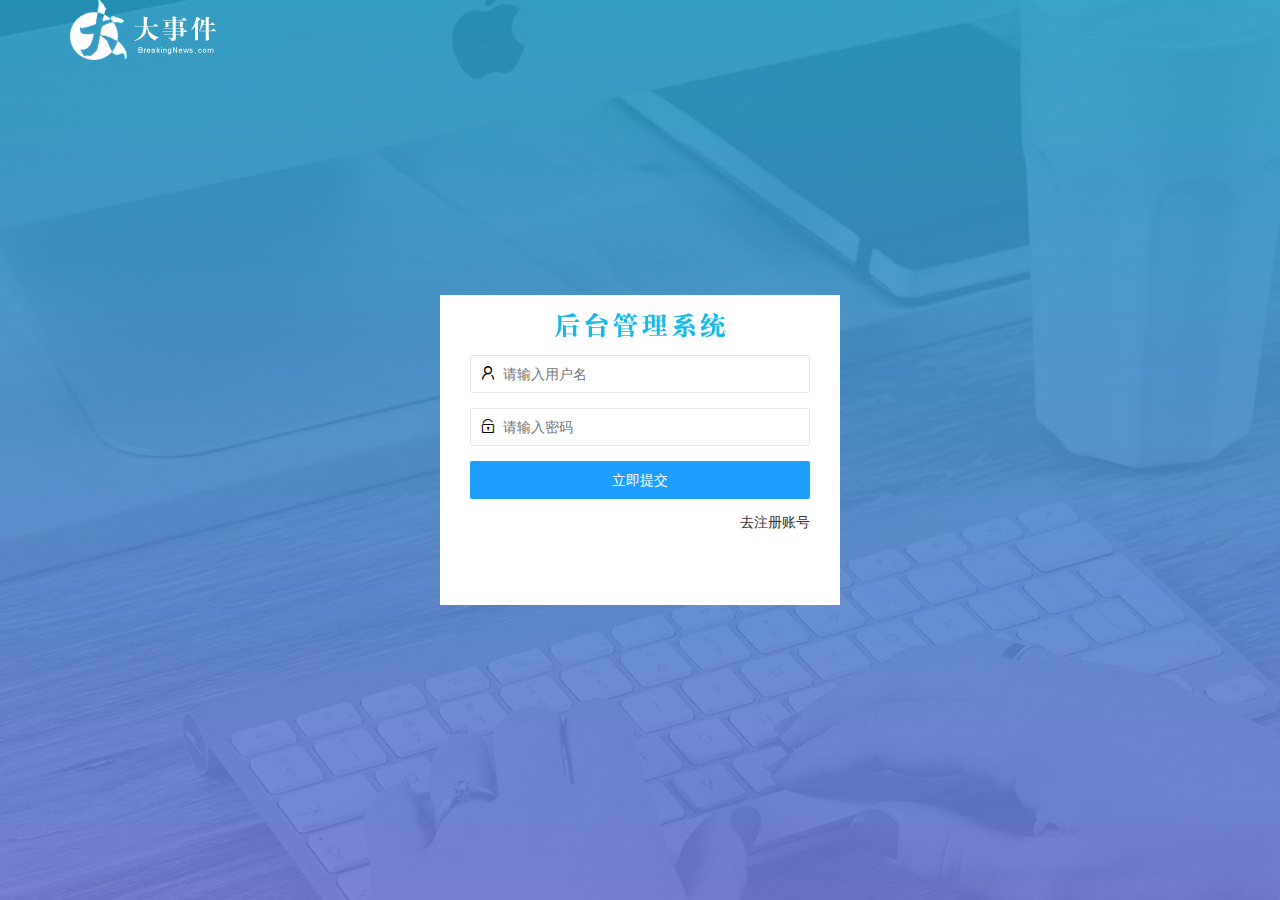
<file: login.html>
<!DOCTYPE html>
<html lang="en">
<head>
    <meta charset="UTF-8">
    <meta name="viewport" content="width=device-width, initial-scale=1.0">
    <title>登录</title>
    <link rel="stylesheet" href="./assets/lib/layui/css/layui.css">
    <link rel="stylesheet" href="./assets/css/login01.css">
    
</head>
<body>
    <!-- 头部logo区 -->
    <div class="layui-main">
        <img src="./assets/images/logo.png" alt="">
    </div>
    <div class="loginAndRegBox">
        <div class="title-box"></div>
        <!-- 登录 -->
        <div class="login-box">
            <form class="layui-form" action="" id="form_login" >
                <div class="layui-form-item">
                    <i class="layui-icon layui-icon-username"></i>
                    <input type="text" name="username" required  lay-verify="required" placeholder="请输入用户名" autocomplete="off" class="layui-input">
                </div>
                <div class="layui-form-item">
                    <i class="layui-icon layui-icon-password"></i>
                    <input type="password" name="password" required  lay-verify="required|pass" placeholder="请输入密码" autocomplete="off" class="layui-input">
                </div>
                <!-- 表单按钮 -->
                <div class="layui-form-item">
                    <button class="layui-btn layui-btn-fluid  layui-btn-normal" lay-submit>立即提交</button>
                </div>
                <div class="layui-form-item links">
                    <a href="javascript:;" id="link-login">去注册账号</a>
                </div>
            </form>
            
        </div>
        <!-- 注册 -->
        <div class="reg-box">
            <form class="layui-form" action="" id="form_reg">
                <div class="layui-form-item">
                    <i class="layui-icon layui-icon-username"></i>
                    <input type="text" name="username" required  lay-verify="required" placeholder="请输入用户名" autocomplete="off" class="layui-input">
                </div>
                <div class="layui-form-item">
                    <i class="layui-icon layui-icon-password"></i>
                    <input type="password" name="password" required  lay-verify="required|pass" placeholder="请输入密码" autocomplete="off" class="layui-input">
                </div>
                <div class="layui-form-item">
                    <i class="layui-icon layui-icon-password"></i>
                    <input type="password" name="repassword" required  lay-verify="required|repass" placeholder="再次输入密码" autocomplete="off" class="layui-input">
                </div>
                <!-- 表单按钮 -->
                <div class="layui-form-item">
                    <button type="submit"  class="layui-btn layui-btn-fluid  layui-btn-normal" lay-submit>注册</button>
                </div>
                <div class="layui-form-item links">
                    <a href="javascript:;" id='link-reg'>去登录</a>
                </div>
            </form>
            
        </div>
    </div>

    <!--引入js文件 -->
    <script src="./assets/lib/layui/layui.all.js"></script>
    <script src="./assets/lib/jquery.js"></script>
    <script src="./assets/js/base2.js"></script>
    <script src="./assets/js/login1.js"></script>
</body>
</html>
</file>
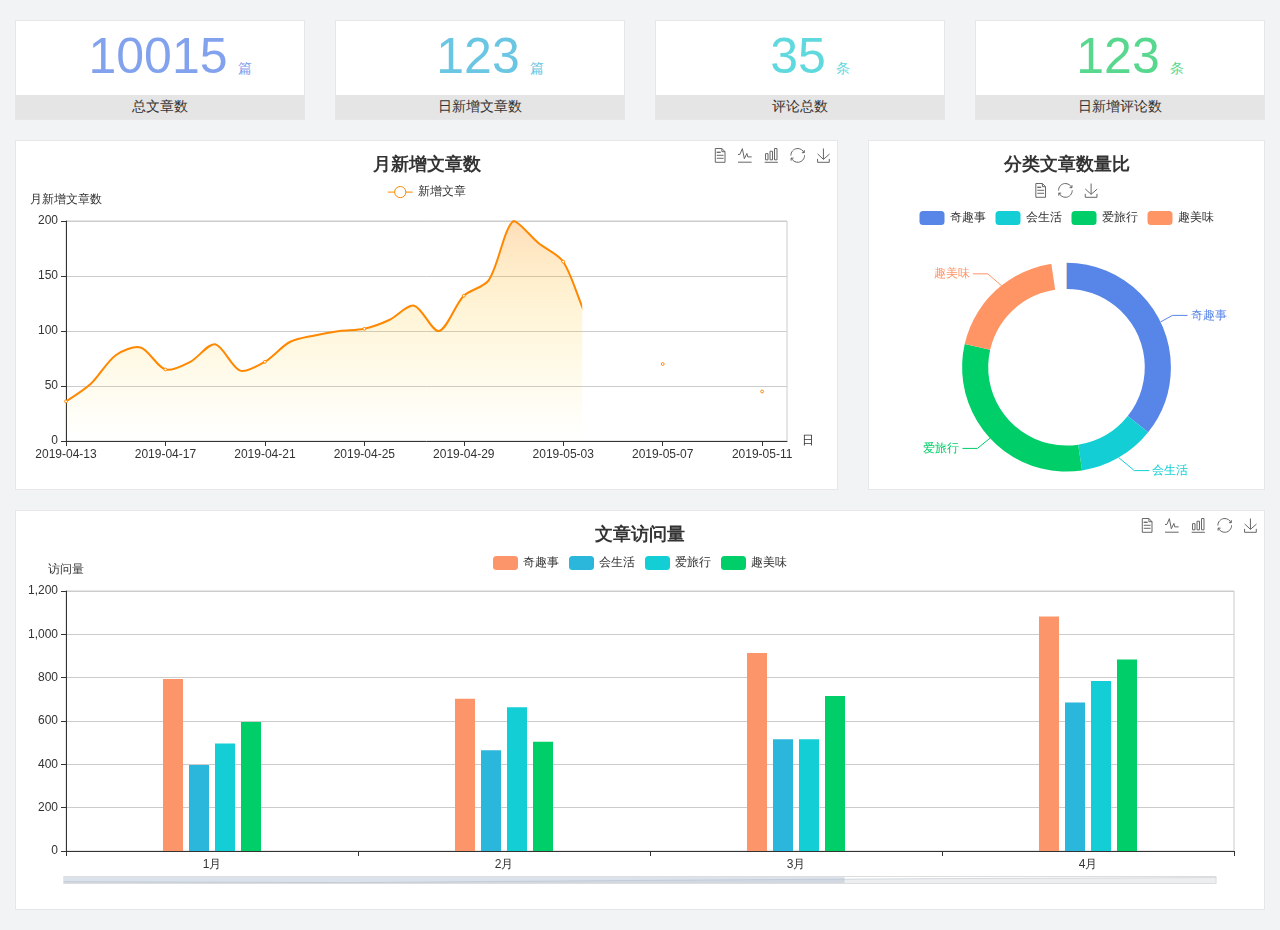
<file: home/dashboard.html>
<!DOCTYPE html>
<html lang="en">

<head>
  <meta charset="UTF-8">
  <meta name="viewport" content="width=device-width, initial-scale=1.0">
  <meta http-equiv="X-UA-Compatible" content="ie=edge">
  <title>图表统计</title>
  <link rel="stylesheet" href="../../assets/lib/bootstrap.css" />
  <link rel="stylesheet" href="../../assets/lib/main.css" />
  <script src="../../assets/lib/jquery.js"></script>
  <script type="text/javascript" src="../../assets/lib/echarts.min.js"></script>
</head>

<body>
  <div class="container-fluid">
    <div class="row spannel_list">
      <div class="col-sm-3 col-xs-6">
        <div class="spannel">
          <em>10015</em><span>篇</span>
          <b>总文章数</b>
        </div>
      </div>
      <div class="col-sm-3 col-xs-6">
        <div class="spannel scolor01">
          <em>123</em><span>篇</span>
          <b>日新增文章数</b>
        </div>
      </div>
      <div class="col-sm-3 col-xs-6">
        <div class="spannel scolor02">
          <em>35</em><span>条</span>
          <b>评论总数</b>
        </div>
      </div>
      <div class="col-sm-3 col-xs-6">
        <div class="spannel scolor03">
          <em>123</em><span>条</span>
          <b>日新增评论数</b>
        </div>
      </div>
    </div>
  </div>

  <div class="container-fluid">
    <div class="row curve-pie">
      <div class="col-lg-8 col-md-8">
        <div class="gragh_pannel" id="curve_show"></div>
      </div>
      <div class="col-lg-4 col-md-4">
        <div class="gragh_pannel" id="pie_show"></div>
      </div>
    </div>
  </div>

  <div class="container-fluid">
    <div class="column_pannel" id="column_show"></div>
  </div>

  <script>
    var oChart = echarts.init(document.getElementById('curve_show'));
    var aList_all = [
      { 'count': 36, 'date': '2019-04-13' },
      { 'count': 52, 'date': '2019-04-14' },
      { 'count': 78, 'date': '2019-04-15' },
      { 'count': 85, 'date': '2019-04-16' },
      { 'count': 65, 'date': '2019-04-17' },
      { 'count': 72, 'date': '2019-04-18' },
      { 'count': 88, 'date': '2019-04-19' },
      { 'count': 64, 'date': '2019-04-20' },
      { 'count': 72, 'date': '2019-04-21' },
      { 'count': 90, 'date': '2019-04-22' },
      { 'count': 96, 'date': '2019-04-23' },
      { 'count': 100, 'date': '2019-04-24' },
      { 'count': 102, 'date': '2019-04-25' },
      { 'count': 110, 'date': '2019-04-26' },
      { 'count': 123, 'date': '2019-04-27' },
      { 'count': 100, 'date': '2019-04-28' },
      { 'count': 132, 'date': '2019-04-29' },
      { 'count': 146, 'date': '2019-04-30' },
      { 'count': 200, 'date': '2019-05-01' },
      { 'count': 180, 'date': '2019-05-02' },
      { 'count': 163, 'date': '2019-05-03' },
      { 'count': 110, 'date': '2019-05-04' },
      { 'count': 80, 'date': '2019-05-05' },
      { 'count': 82, 'date': '2019-05-06' },
      { 'count': 70, 'date': '2019-05-07' },
      { 'count': 65, 'date': '2019-05-08' },
      { 'count': 54, 'date': '2019-05-09' },
      { 'count': 40, 'date': '2019-05-10' },
      { 'count': 45, 'date': '2019-05-11' },
      { 'count': 38, 'date': '2019-05-12' },
    ];

    let aCount = [];
    let aDate = [];

    for (var i = 0; i < aList_all.length; i++) {
      aCount.push(aList_all[i].count);
      aDate.push(aList_all[i].date);
    }

    var chartopt = {
      title: {
        text: '月新增文章数',
        left: 'center',
        top: '10'
      },
      tooltip: {
        trigger: 'axis'
      },
      legend: {
        data: ['新增文章'],
        top: '40'
      },
      toolbox: {
        show: true,
        feature: {
          mark: { show: true },
          dataView: { show: true, readOnly: false },
          magicType: { show: true, type: ['line', 'bar'] },
          restore: { show: true },
          saveAsImage: { show: true }
        }
      },
      calculable: true,
      xAxis: [
        {
          name: '日',
          type: 'category',
          boundaryGap: false,
          data: aDate
        }
      ],
      yAxis: [
        {
          name: '月新增文章数',
          type: 'value'
        }
      ],
      series: [
        {
          name: '新增文章',
          type: 'line',
          smooth: true,
          itemStyle: { normal: { areaStyle: { type: 'default' }, color: '#f80' }, lineStyle: { color: '#f80' } },
          data: aCount
        }],
      areaStyle: {
        normal: {
          color: new echarts.graphic.LinearGradient(0, 0, 0, 1, [{
            offset: 0,
            color: 'rgba(255,136,0,0.39)'
          }, {
            offset: .34,
            color: 'rgba(255,180,0,0.25)'
          }, {
            offset: 1,
            color: 'rgba(255,222,0,0.00)'
          }])

        }
      },
      grid: {
        show: true,
        x: 50,
        x2: 50,
        y: 80,
        height: 220
      }
    };

    oChart.setOption(chartopt);


    var oPie = echarts.init(document.getElementById('pie_show'));
    var oPieopt =
    {
      title: {
        top: 10,
        text: '分类文章数量比',
        x: 'center'
      },
      tooltip: {
        trigger: 'item',
        formatter: "{a} <br/>{b} : {c} ({d}%)"
      },
      color: ['#5885e8', '#13cfd5', '#00ce68', '#ff9565'],
      legend: {
        x: 'center',
        top: 65,
        data: ['奇趣事', '会生活', '爱旅行', '趣美味']
      },
      toolbox: {
        show: true,
        x: 'center',
        top: 35,
        feature: {
          mark: { show: true },
          dataView: { show: true, readOnly: false },
          magicType: {
            show: true,
            type: ['pie', 'funnel'],
            option: {
              funnel: {
                x: '25%',
                width: '50%',
                funnelAlign: 'left',
                max: 1548
              }
            }
          },
          restore: { show: true },
          saveAsImage: { show: true }
        }
      },
      calculable: true,
      series: [
        {
          name: '访问来源',
          type: 'pie',
          radius: ['45%', '60%'],
          center: ['50%', '65%'],
          data: [
            { value: 300, name: '奇趣事' },
            { value: 100, name: '会生活' },
            { value: 260, name: '爱旅行' },
            { value: 180, name: '趣美味' }
          ]
        }
      ]
    };
    oPie.setOption(oPieopt);



    var oColumn = this.echarts.init(document.getElementById('column_show'));
    var oColumnopt =
    {
      title: {
        text: '文章访问量',
        left: 'center',
        top: '10'
      },
      tooltip: {
        trigger: 'axis'
      },
      legend: {
        data: ['奇趣事', '会生活', '爱旅行', '趣美味'],
        top: '40'
      },
      toolbox: {
        show: true,
        feature: {
          mark: { show: true },
          dataView: { show: true, readOnly: false },
          magicType: { show: true, type: ['line', 'bar'] },
          restore: { show: true },
          saveAsImage: { show: true }
        }
      },
      calculable: true,
      xAxis: [
        {
          type: 'category',
          data: ['1月', '2月', '3月', '4月', '5月']
        }
      ],
      yAxis: [
        {
          name: '访问量',
          type: 'value'
        }
      ],
      series: [
        {
          name: '奇趣事',
          type: 'bar',
          barWidth: 20,
          itemStyle: {
            normal: { areaStyle: { type: 'default' }, color: '#fd956a' }
          },
          data: [800, 708, 920, 1090, 1200]
        },
        {
          name: '会生活',
          type: 'bar',
          barWidth: 20,
          itemStyle: {
            normal: { areaStyle: { type: 'default' }, color: '#2bb6db' }
          },
          data: [400, 468, 520, 690, 800]
        },
        {
          name: '爱旅行',
          type: 'bar',
          barWidth: 20,
          itemStyle: {
            normal: { areaStyle: { type: 'default' }, color: '#13cfd5' }
          },
          data: [500, 668, 520, 790, 900]
        },
        {
          name: '趣美味',
          type: 'bar',
          barWidth: 20,
          itemStyle: {
            normal: { areaStyle: { type: 'default' }, color: '#00ce68' }
          },
          data: [600, 508, 720, 890, 1000]
        }
      ],
      grid: {
        show: true,
        x: 50,
        x2: 30,
        y: 80,
        height: 260
      },
      dataZoom: [//给x轴设置滚动条
        {
          start: 0,//默认为0
          end: 100 - 1000 / 31,//默认为100
          type: 'slider',
          show: true,
          xAxisIndex: [0],
          handleSize: 0,//滑动条的 左右2个滑动条的大小
          height: 8,//组件高度
          left: 45, //左边的距离
          right: 50,//右边的距离
          bottom: 26,//右边的距离
          handleColor: '#ddd',//h滑动图标的颜色
          handleStyle: {
            borderColor: "#cacaca",
            borderWidth: "1",
            shadowBlur: 2,
            background: "#ddd",
            shadowColor: "#ddd",
          }
        }]
    };
    oColumn.setOption(oColumnopt);
  </script>
</body>

</html>
</file>
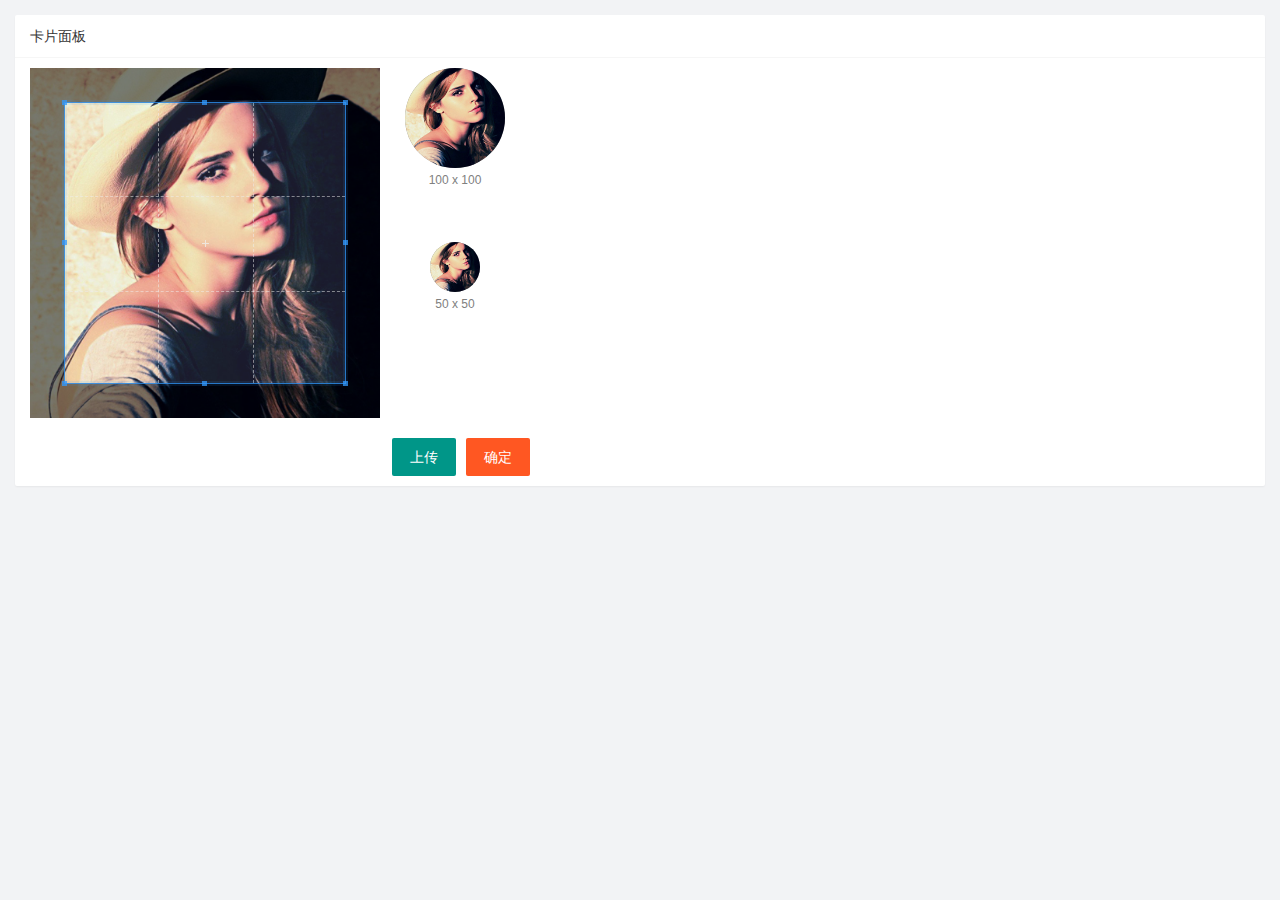
<file: user/user_avatar.html>
<!DOCTYPE html>
<html lang="en">
<head>
    <meta charset="UTF-8">
    <meta name="viewport" content="width=device-width, initial-scale=1.0">
    <title>Document</title>
    <link rel="stylesheet" href="../assets/lib/layui/css/layui.css">
    <link rel="stylesheet" href="../assets/lib/cropper/cropper.css" />
    <link rel="stylesheet" href="../assets/css/user/user_avatar.css">
</head>
<body>
    <div class="layui-card">
        <div class="layui-card-header">卡片面板</div>
        <div class="layui-card-body">
            <!-- 第一行的图片裁剪和预览区域 -->
  <div class="row1">
    <!-- 图片裁剪区域 -->
    <div class="cropper-box">
      <!-- 这个 img 标签很重要，将来会把它初始化为裁剪区域 -->
      <img id="image" src="/assets/images/sample.jpg" />
    </div>
    <!-- 图片的预览区域 -->
    <div class="preview-box">
      <div>
        <!-- 宽高为 100px 的预览区域 -->
        <div class="img-preview w100"></div>
        <p class="size">100 x 100</p>
      </div>
      <div>
        <!-- 宽高为 50px 的预览区域 -->
        <div class="img-preview w50"></div>
        <p class="size">50 x 50</p>
      </div>
    </div>
  </div>

  <!-- 第二行的按钮区域 -->
  <div class="row2">
      <input type="file" id="file" accept="image/png,image/jpeg">
    <button type="button" class="layui-btn" id="btnChooseImage">上传</button>
    <button type="button" class="layui-btn layui-btn-danger" id="btnUpload">确定</button>
  </div>
        </div>
    </div>
    <script src="../assets/lib/jquery.js"></script>
    <script src="../assets/lib/cropper/Cropper.js"></script>
    <script src="../assets/lib/cropper/jquery-cropper.js"></script>
    <script src="../assets/js/base2.js"></script>
    <script src="../assets/js/user/user_avatar.js"></script>
</body>
</html>
</file>
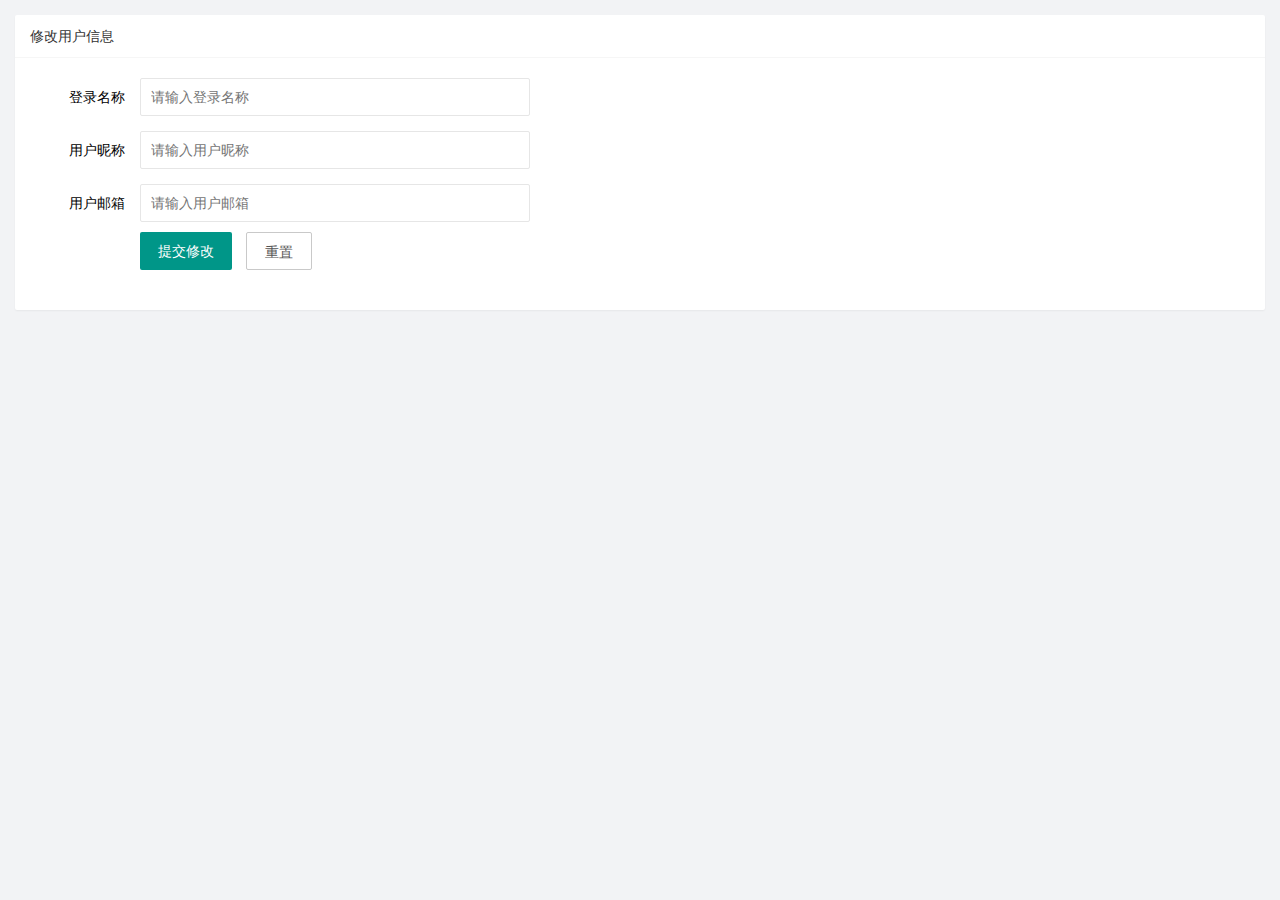
<file: user/user_info.html>
<!DOCTYPE html>
<html lang="en">
<head>
    <meta charset="UTF-8">
    <meta name="viewport" content="width=device-width, initial-scale=1.0">
    <title>Document</title>
    <link rel="stylesheet" href="../assets/lib/layui/css/layui.css">
    <link rel="stylesheet" href="../assets/css/user/user_info.css">
</head>
<body>
    <!-- 卡片面板 -->
    <div class="layui-card">
        <div class="layui-card-header">修改用户信息</div>
        <div class="layui-card-body">
            <form class="layui-form" lay-filter='formUserinfo'>
                <input type="hidden" name="id">
                <div class="layui-form-item">
                  <label class="layui-form-label">登录名称</label>
                  <div class="layui-input-block">
                    <input type="text" name="username" required  lay-verify="required" placeholder="请输入登录名称" autocomplete="off" class="layui-input" readonly>
                  </div>
                </div>
                <div class="layui-form-item">
                    <label class="layui-form-label">用户昵称</label>
                    <div class="layui-input-block">
                      <input type="text" name="nickname" required  lay-verify="required|nickname" placeholder="请输入用户昵称" autocomplete="off" class="layui-input">
                    </div>
                  </div>
                  <div class="layui-form-item">
                    <label class="layui-form-label">用户邮箱</label>
                    <div class="layui-input-block">
                      <input type="text" name="email" required  lay-verify="required|email" placeholder="请输入用户邮箱" autocomplete="off" class="layui-input">
                    </div>
                    <div class="layui-form-item">
                        <div class="layui-input-block">
                          <button class="layui-btn" lay-submit lay-filter="formDemo">提交修改</button>
                          <button type="reset" class="layui-btn layui-btn-primary" id="btnReset">重置</button>
                        </div>
                      </div>
                  </div>
            </form>
        </div>
      </div>

      <!-- 导入js -->
      <script src="../assets/lib/jquery.js"></script>
      <script src="../assets/lib/layui/layui.all.js"></script>
      <script src="../assets/js/base2.js"></script>
      <script src="../assets/js/user/user_info.js"></script>
</body>
</html>
</file>
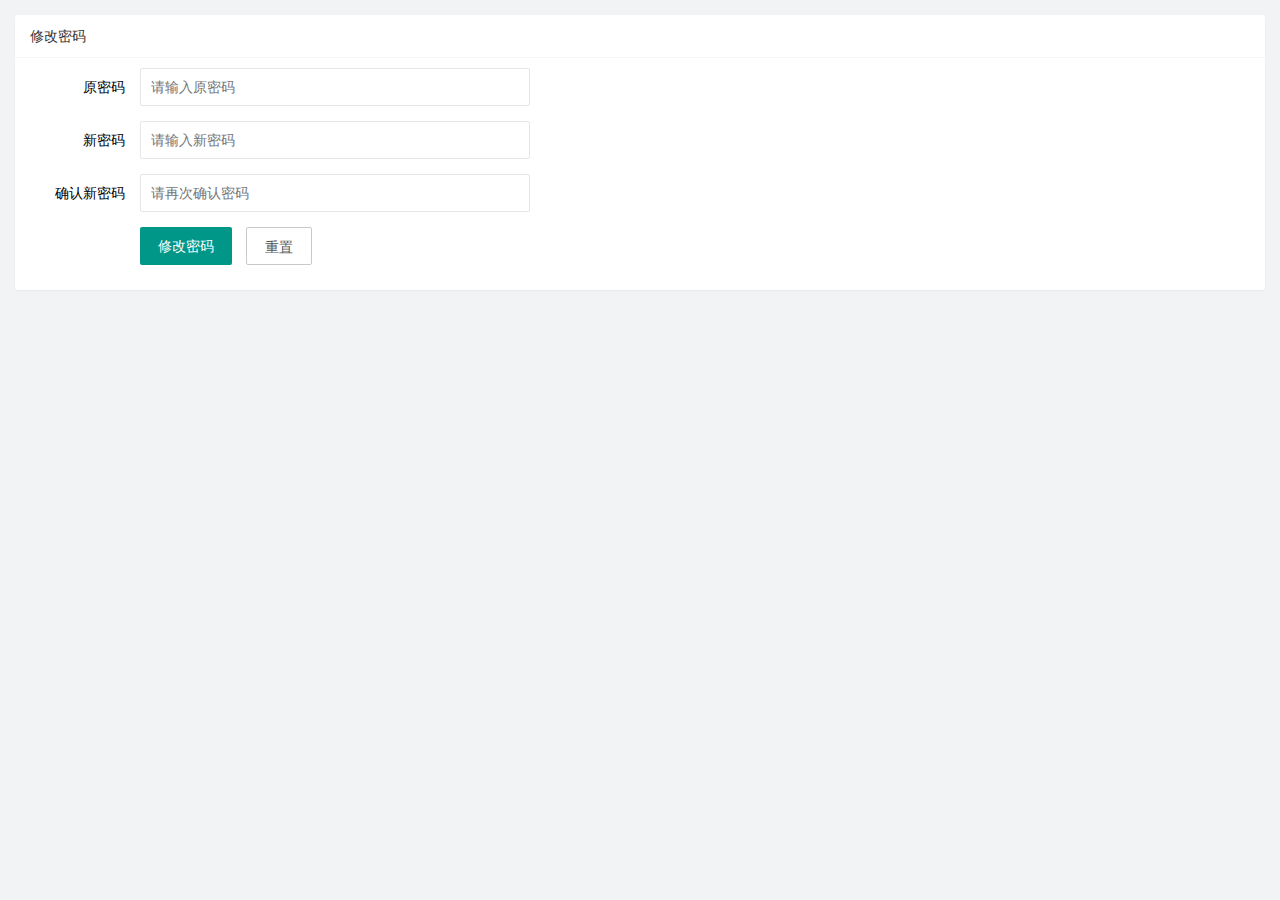
<file: user/user_pwd.html>
<!DOCTYPE html>
<html lang="en">
<head>
    <meta charset="UTF-8">
    <meta name="viewport" content="width=device-width, initial-scale=1.0">
    <title>Document</title>
    <link rel="stylesheet" href="../assets/lib/layui/css/layui.css">
    <link rel="stylesheet" href="../assets/css/user/user_pwd.css">
</head>
<body>
    <div class="layui-card">
        <div class="layui-card-header">修改密码</div>
        <div class="layui-card-body">
            <form class="layui-form" action="">
                <div class="layui-form-item">
                  <label class="layui-form-label">原密码</label>
                  <div class="layui-input-block">
                    <input type="password" name="oldPwd" required  lay-verify="required|pwd" placeholder="请输入原密码" autocomplete="off" class="layui-input">
                  </div>
                </div>
                <div class="layui-form-item">
                    <label class="layui-form-label">新密码</label>
                    <div class="layui-input-block">
                      <input type="password" name="newPwd" required  lay-verify="required|pwd|samepwd" placeholder="请输入新密码" autocomplete="off" class="layui-input">
                    </div>
                  </div>
                  <div class="layui-form-item">
                    <label class="layui-form-label">确认新密码</label>
                    <div class="layui-input-block">
                      <input type="password" name="rePwd" required  lay-verify="required|repwd" placeholder="请再次确认密码" autocomplete="off" class="layui-input">
                    </div>
                  </div>  
                  <div class="layui-form-item">
                    <div class="layui-input-block">
                      <button class="layui-btn" lay-submit lay-filter="formDemo">修改密码</button>
                      <button type="reset" class="layui-btn layui-btn-primary">重置</button>
                    </div>
                  </div>
            </form>
        </div>
      </div>
    
      <!-- 导入sc -->
      <script src="../assets/lib/jquery.js"></script>
      <script src="../assets/lib/layui/layui.all.js"></script>
      <script src="../assets/js/base2.js"></script>
      <script src="../assets/js/user/user_pwd.js"></script>
</body>
</html>
</file>
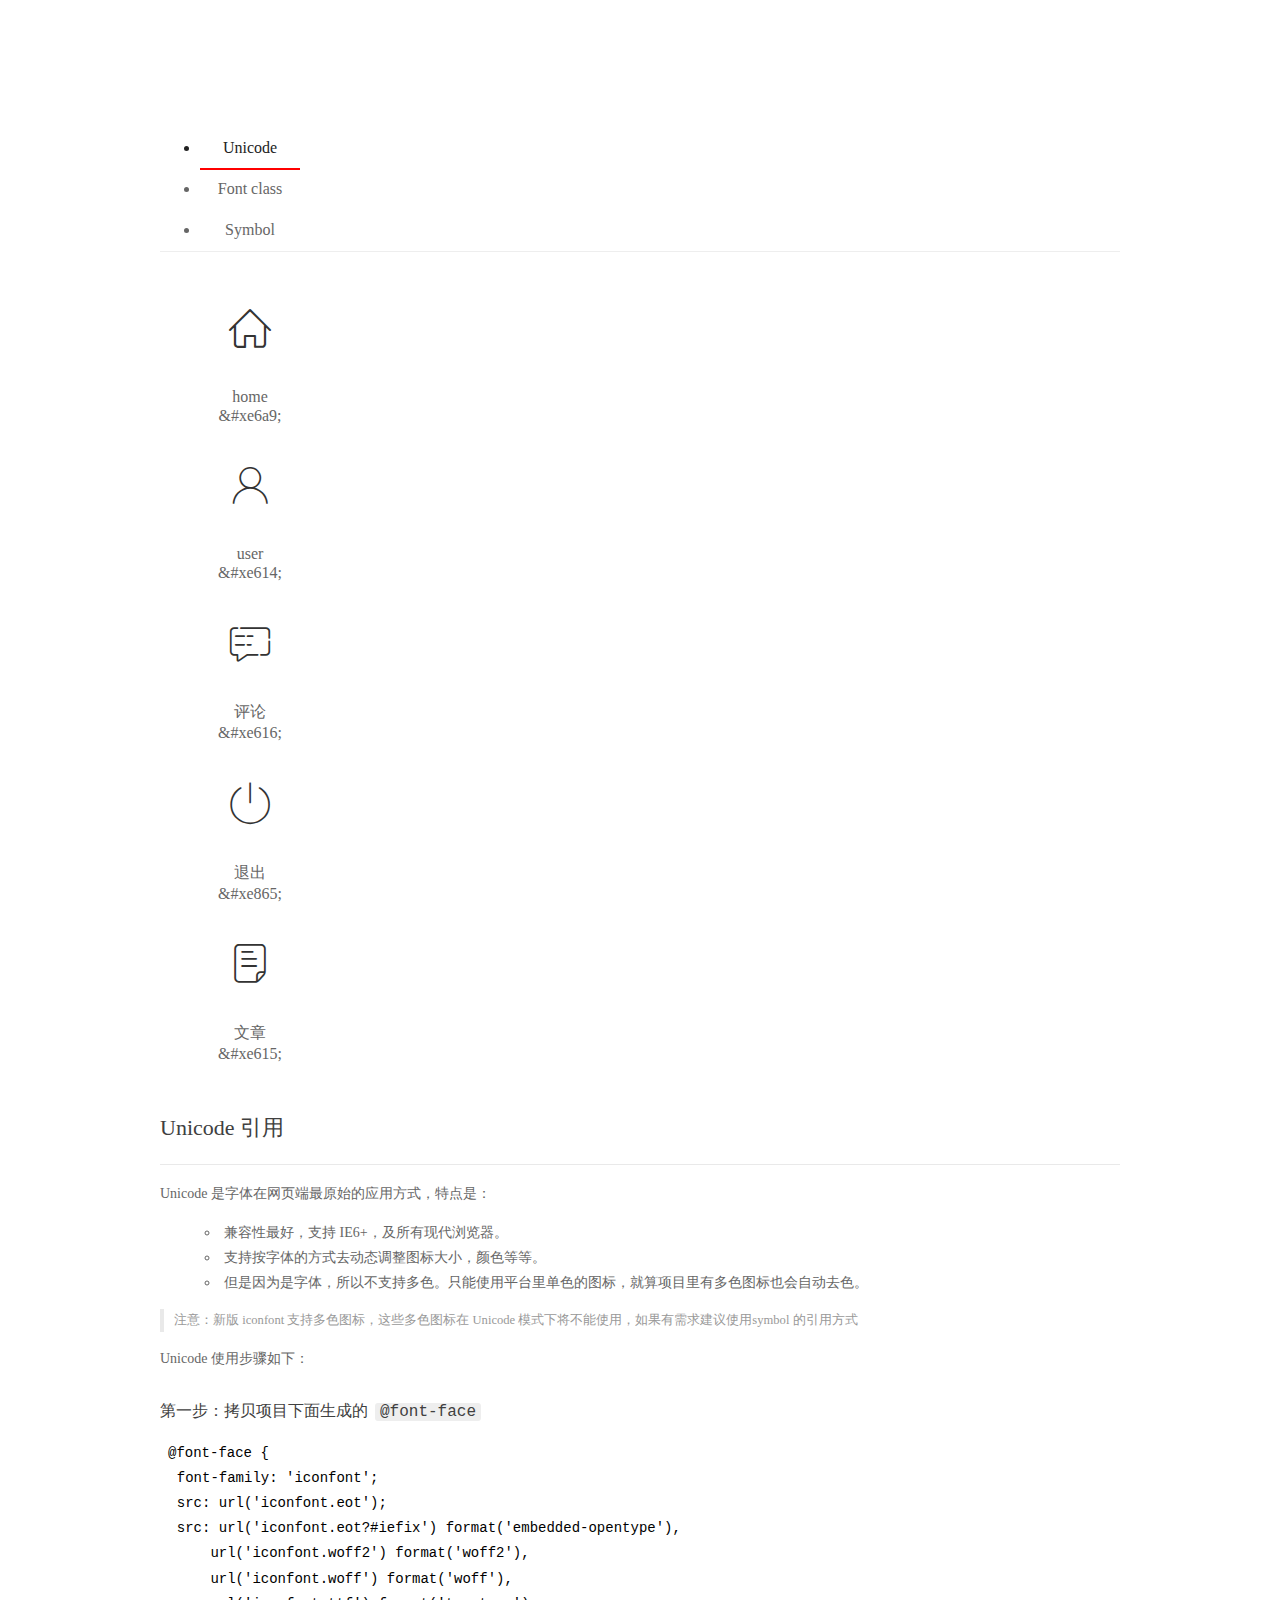
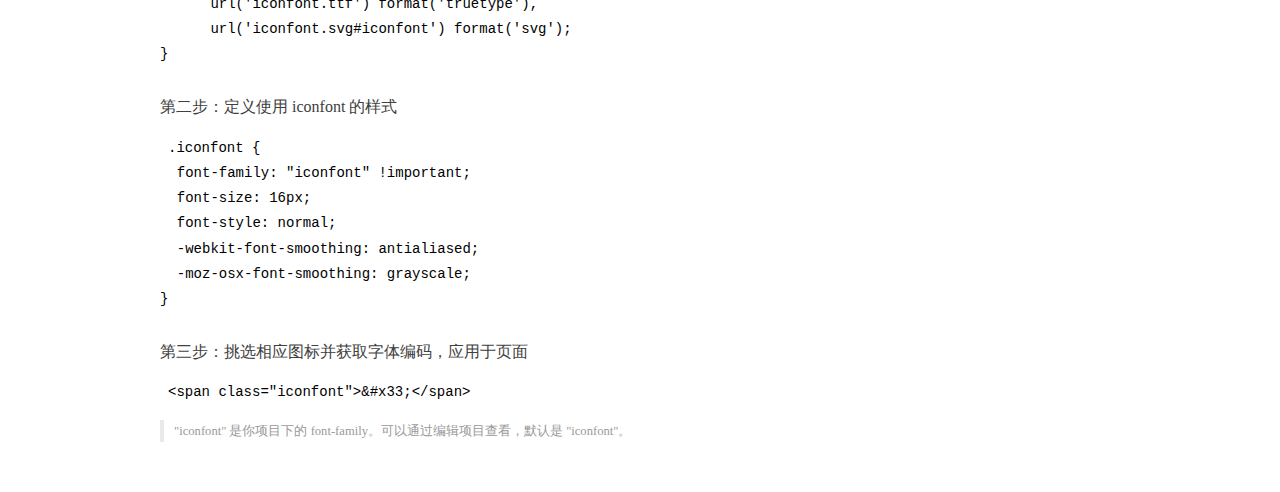
<file: assets/fonts/demo_index.html>
<!DOCTYPE html>
<html>
<head>
  <meta charset="utf-8"/>
  <title>IconFont Demo</title>
  <link rel="shortcut icon" href="https://gtms04.alicdn.com/tps/i4/TB1_oz6GVXXXXaFXpXXJDFnIXXX-64-64.ico" type="image/x-icon"/>
  <link rel="stylesheet" href="https://g.alicdn.com/thx/cube/1.3.2/cube.min.css">
  <link rel="stylesheet" href="demo.css">
  <link rel="stylesheet" href="iconfont.css">
  <script src="iconfont.js"></script>
  <!-- jQuery -->
  <script src="https://a1.alicdn.com/oss/uploads/2018/12/26/7bfddb60-08e8-11e9-9b04-53e73bb6408b.js"></script>
  <!-- 代码高亮 -->
  <script src="https://a1.alicdn.com/oss/uploads/2018/12/26/a3f714d0-08e6-11e9-8a15-ebf944d7534c.js"></script>
</head>
<body>
  <div class="main">
    <h1 class="logo"><a href="https://www.iconfont.cn/" title="iconfont 首页" target="_blank">&#xe86b;</a></h1>
    <div class="nav-tabs">
      <ul id="tabs" class="dib-box">
        <li class="dib active"><span>Unicode</span></li>
        <li class="dib"><span>Font class</span></li>
        <li class="dib"><span>Symbol</span></li>
      </ul>
      
    </div>
    <div class="tab-container">
      <div class="content unicode" style="display: block;">
          <ul class="icon_lists dib-box">
          
            <li class="dib">
              <span class="icon iconfont">&#xe6a9;</span>
                <div class="name">home</div>
                <div class="code-name">&amp;#xe6a9;</div>
              </li>
          
            <li class="dib">
              <span class="icon iconfont">&#xe614;</span>
                <div class="name">user</div>
                <div class="code-name">&amp;#xe614;</div>
              </li>
          
            <li class="dib">
              <span class="icon iconfont">&#xe616;</span>
                <div class="name">评论</div>
                <div class="code-name">&amp;#xe616;</div>
              </li>
          
            <li class="dib">
              <span class="icon iconfont">&#xe865;</span>
                <div class="name">退出</div>
                <div class="code-name">&amp;#xe865;</div>
              </li>
          
            <li class="dib">
              <span class="icon iconfont">&#xe615;</span>
                <div class="name">文章</div>
                <div class="code-name">&amp;#xe615;</div>
              </li>
          
          </ul>
          <div class="article markdown">
          <h2 id="unicode-">Unicode 引用</h2>
          <hr>

          <p>Unicode 是字体在网页端最原始的应用方式，特点是：</p>
          <ul>
            <li>兼容性最好，支持 IE6+，及所有现代浏览器。</li>
            <li>支持按字体的方式去动态调整图标大小，颜色等等。</li>
            <li>但是因为是字体，所以不支持多色。只能使用平台里单色的图标，就算项目里有多色图标也会自动去色。</li>
          </ul>
          <blockquote>
            <p>注意：新版 iconfont 支持多色图标，这些多色图标在 Unicode 模式下将不能使用，如果有需求建议使用symbol 的引用方式</p>
          </blockquote>
          <p>Unicode 使用步骤如下：</p>
          <h3 id="-font-face">第一步：拷贝项目下面生成的 <code>@font-face</code></h3>
<pre><code class="language-css"
>@font-face {
  font-family: 'iconfont';
  src: url('iconfont.eot');
  src: url('iconfont.eot?#iefix') format('embedded-opentype'),
      url('iconfont.woff2') format('woff2'),
      url('iconfont.woff') format('woff'),
      url('iconfont.ttf') format('truetype'),
      url('iconfont.svg#iconfont') format('svg');
}
</code></pre>
          <h3 id="-iconfont-">第二步：定义使用 iconfont 的样式</h3>
<pre><code class="language-css"
>.iconfont {
  font-family: "iconfont" !important;
  font-size: 16px;
  font-style: normal;
  -webkit-font-smoothing: antialiased;
  -moz-osx-font-smoothing: grayscale;
}
</code></pre>
          <h3 id="-">第三步：挑选相应图标并获取字体编码，应用于页面</h3>
<pre>
<code class="language-html"
>&lt;span class="iconfont"&gt;&amp;#x33;&lt;/span&gt;
</code></pre>
          <blockquote>
            <p>"iconfont" 是你项目下的 font-family。可以通过编辑项目查看，默认是 "iconfont"。</p>
          </blockquote>
          </div>
      </div>
      <div class="content font-class">
        <ul class="icon_lists dib-box">
          
          <li class="dib">
            <span class="icon iconfont icon-home"></span>
            <div class="name">
              home
            </div>
            <div class="code-name">.icon-home
            </div>
          </li>
          
          <li class="dib">
            <span class="icon iconfont icon-user"></span>
            <div class="name">
              user
            </div>
            <div class="code-name">.icon-user
            </div>
          </li>
          
          <li class="dib">
            <span class="icon iconfont icon-pinglun"></span>
            <div class="name">
              评论
            </div>
            <div class="code-name">.icon-pinglun
            </div>
          </li>
          
          <li class="dib">
            <span class="icon iconfont icon-tuichu"></span>
            <div class="name">
              退出
            </div>
            <div class="code-name">.icon-tuichu
            </div>
          </li>
          
          <li class="dib">
            <span class="icon iconfont icon-16"></span>
            <div class="name">
              文章
            </div>
            <div class="code-name">.icon-16
            </div>
          </li>
          
        </ul>
        <div class="article markdown">
        <h2 id="font-class-">font-class 引用</h2>
        <hr>

        <p>font-class 是 Unicode 使用方式的一种变种，主要是解决 Unicode 书写不直观，语意不明确的问题。</p>
        <p>与 Unicode 使用方式相比，具有如下特点：</p>
        <ul>
          <li>兼容性良好，支持 IE8+，及所有现代浏览器。</li>
          <li>相比于 Unicode 语意明确，书写更直观。可以很容易分辨这个 icon 是什么。</li>
          <li>因为使用 class 来定义图标，所以当要替换图标时，只需要修改 class 里面的 Unicode 引用。</li>
          <li>不过因为本质上还是使用的字体，所以多色图标还是不支持的。</li>
        </ul>
        <p>使用步骤如下：</p>
        <h3 id="-fontclass-">第一步：引入项目下面生成的 fontclass 代码：</h3>
<pre><code class="language-html">&lt;link rel="stylesheet" href="./iconfont.css"&gt;
</code></pre>
        <h3 id="-">第二步：挑选相应图标并获取类名，应用于页面：</h3>
<pre><code class="language-html">&lt;span class="iconfont icon-xxx"&gt;&lt;/span&gt;
</code></pre>
        <blockquote>
          <p>"
            iconfont" 是你项目下的 font-family。可以通过编辑项目查看，默认是 "iconfont"。</p>
        </blockquote>
      </div>
      </div>
      <div class="content symbol">
          <ul class="icon_lists dib-box">
          
            <li class="dib">
                <svg class="icon svg-icon" aria-hidden="true">
                  <use xlink:href="#icon-home"></use>
                </svg>
                <div class="name">home</div>
                <div class="code-name">#icon-home</div>
            </li>
          
            <li class="dib">
                <svg class="icon svg-icon" aria-hidden="true">
                  <use xlink:href="#icon-user"></use>
                </svg>
                <div class="name">user</div>
                <div class="code-name">#icon-user</div>
            </li>
          
            <li class="dib">
                <svg class="icon svg-icon" aria-hidden="true">
                  <use xlink:href="#icon-pinglun"></use>
                </svg>
                <div class="name">评论</div>
                <div class="code-name">#icon-pinglun</div>
            </li>
          
            <li class="dib">
                <svg class="icon svg-icon" aria-hidden="true">
                  <use xlink:href="#icon-tuichu"></use>
                </svg>
                <div class="name">退出</div>
                <div class="code-name">#icon-tuichu</div>
            </li>
          
            <li class="dib">
                <svg class="icon svg-icon" aria-hidden="true">
                  <use xlink:href="#icon-16"></use>
                </svg>
                <div class="name">文章</div>
                <div class="code-name">#icon-16</div>
            </li>
          
          </ul>
          <div class="article markdown">
          <h2 id="symbol-">Symbol 引用</h2>
          <hr>

          <p>这是一种全新的使用方式，应该说这才是未来的主流，也是平台目前推荐的用法。相关介绍可以参考这篇<a href="">文章</a>
            这种用法其实是做了一个 SVG 的集合，与另外两种相比具有如下特点：</p>
          <ul>
            <li>支持多色图标了，不再受单色限制。</li>
            <li>通过一些技巧，支持像字体那样，通过 <code>font-size</code>, <code>color</code> 来调整样式。</li>
            <li>兼容性较差，支持 IE9+，及现代浏览器。</li>
            <li>浏览器渲染 SVG 的性能一般，还不如 png。</li>
          </ul>
          <p>使用步骤如下：</p>
          <h3 id="-symbol-">第一步：引入项目下面生成的 symbol 代码：</h3>
<pre><code class="language-html">&lt;script src="./iconfont.js"&gt;&lt;/script&gt;
</code></pre>
          <h3 id="-css-">第二步：加入通用 CSS 代码（引入一次就行）：</h3>
<pre><code class="language-html">&lt;style&gt;
.icon {
  width: 1em;
  height: 1em;
  vertical-align: -0.15em;
  fill: currentColor;
  overflow: hidden;
}
&lt;/style&gt;
</code></pre>
          <h3 id="-">第三步：挑选相应图标并获取类名，应用于页面：</h3>
<pre><code class="language-html">&lt;svg class="icon" aria-hidden="true"&gt;
  &lt;use xlink:href="#icon-xxx"&gt;&lt;/use&gt;
&lt;/svg&gt;
</code></pre>
          </div>
      </div>

    </div>
  </div>
  <script>
  $(document).ready(function () {
      $('.tab-container .content:first').show()

      $('#tabs li').click(function (e) {
        var tabContent = $('.tab-container .content')
        var index = $(this).index()

        if ($(this).hasClass('active')) {
          return
        } else {
          $('#tabs li').removeClass('active')
          $(this).addClass('active')

          tabContent.hide().eq(index).fadeIn()
        }
      })
    })
  </script>
</body>
</html>
</file>
<file: assets/lib/layui/css/layui.css>
/** layui-v2.5.5 MIT License By https://www.layui.com */
 .layui-inline,img{display:inline-block;vertical-align:middle}h1,h2,h3,h4,h5,h6{font-weight:400}.layui-edge,.layui-header,.layui-inline,.layui-main{position:relative}.layui-body,.layui-edge,.layui-elip{overflow:hidden}.layui-btn,.layui-edge,.layui-inline,img{vertical-align:middle}.layui-btn,.layui-disabled,.layui-icon,.layui-unselect{-moz-user-select:none;-webkit-user-select:none;-ms-user-select:none}.layui-elip,.layui-form-checkbox span,.layui-form-pane .layui-form-label{text-overflow:ellipsis;white-space:nowrap}.layui-breadcrumb,.layui-tree-btnGroup{visibility:hidden}blockquote,body,button,dd,div,dl,dt,form,h1,h2,h3,h4,h5,h6,input,li,ol,p,pre,td,textarea,th,ul{margin:0;padding:0;-webkit-tap-highlight-color:rgba(0,0,0,0)}a:active,a:hover{outline:0}img{border:none}li{list-style:none}table{border-collapse:collapse;border-spacing:0}h4,h5,h6{font-size:100%}button,input,optgroup,option,select,textarea{font-family:inherit;font-size:inherit;font-style:inherit;font-weight:inherit;outline:0}pre{white-space:pre-wrap;white-space:-moz-pre-wrap;white-space:-pre-wrap;white-space:-o-pre-wrap;word-wrap:break-word}body{line-height:24px;font:14px Helvetica Neue,Helvetica,PingFang SC,Tahoma,Arial,sans-serif}hr{height:1px;margin:10px 0;border:0;clear:both}a{color:#333;text-decoration:none}a:hover{color:#777}a cite{font-style:normal;*cursor:pointer}.layui-border-box,.layui-border-box *{box-sizing:border-box}.layui-box,.layui-box *{box-sizing:content-box}.layui-clear{clear:both;*zoom:1}.layui-clear:after{content:'\20';clear:both;*zoom:1;display:block;height:0}.layui-inline{*display:inline;*zoom:1}.layui-edge{display:inline-block;width:0;height:0;border-width:6px;border-style:dashed;border-color:transparent}.layui-edge-top{top:-4px;border-bottom-color:#999;border-bottom-style:solid}.layui-edge-right{border-left-color:#999;border-left-style:solid}.layui-edge-bottom{top:2px;border-top-color:#999;border-top-style:solid}.layui-edge-left{border-right-color:#999;border-right-style:solid}.layui-disabled,.layui-disabled:hover{color:#d2d2d2!important;cursor:not-allowed!important}.layui-circle{border-radius:100%}.layui-show{display:block!important}.layui-hide{display:none!important}@font-face{font-family:layui-icon;src:url(../font/iconfont.eot?v=250);src:url(../font/iconfont.eot?v=250#iefix) format('embedded-opentype'),url(../font/iconfont.woff2?v=250) format('woff2'),url(../font/iconfont.woff?v=250) format('woff'),url(../font/iconfont.ttf?v=250) format('truetype'),url(../font/iconfont.svg?v=250#layui-icon) format('svg')}.layui-icon{font-family:layui-icon!important;font-size:16px;font-style:normal;-webkit-font-smoothing:antialiased;-moz-osx-font-smoothing:grayscale}.layui-icon-reply-fill:before{content:"\e611"}.layui-icon-set-fill:before{content:"\e614"}.layui-icon-menu-fill:before{content:"\e60f"}.layui-icon-search:before{content:"\e615"}.layui-icon-share:before{content:"\e641"}.layui-icon-set-sm:before{content:"\e620"}.layui-icon-engine:before{content:"\e628"}.layui-icon-close:before{content:"\1006"}.layui-icon-close-fill:before{content:"\1007"}.layui-icon-chart-screen:before{content:"\e629"}.layui-icon-star:before{content:"\e600"}.layui-icon-circle-dot:before{content:"\e617"}.layui-icon-chat:before{content:"\e606"}.layui-icon-release:before{content:"\e609"}.layui-icon-list:before{content:"\e60a"}.layui-icon-chart:before{content:"\e62c"}.layui-icon-ok-circle:before{content:"\1005"}.layui-icon-layim-theme:before{content:"\e61b"}.layui-icon-table:before{content:"\e62d"}.layui-icon-right:before{content:"\e602"}.layui-icon-left:before{content:"\e603"}.layui-icon-cart-simple:before{content:"\e698"}.layui-icon-face-cry:before{content:"\e69c"}.layui-icon-face-smile:before{content:"\e6af"}.layui-icon-survey:before{content:"\e6b2"}.layui-icon-tree:before{content:"\e62e"}.layui-icon-upload-circle:before{content:"\e62f"}.layui-icon-add-circle:before{content:"\e61f"}.layui-icon-download-circle:before{content:"\e601"}.layui-icon-templeate-1:before{content:"\e630"}.layui-icon-util:before{content:"\e631"}.layui-icon-face-surprised:before{content:"\e664"}.layui-icon-edit:before{content:"\e642"}.layui-icon-speaker:before{content:"\e645"}.layui-icon-down:before{content:"\e61a"}.layui-icon-file:before{content:"\e621"}.layui-icon-layouts:before{content:"\e632"}.layui-icon-rate-half:before{content:"\e6c9"}.layui-icon-add-circle-fine:before{content:"\e608"}.layui-icon-prev-circle:before{content:"\e633"}.layui-icon-read:before{content:"\e705"}.layui-icon-404:before{content:"\e61c"}.layui-icon-carousel:before{content:"\e634"}.layui-icon-help:before{content:"\e607"}.layui-icon-code-circle:before{content:"\e635"}.layui-icon-water:before{content:"\e636"}.layui-icon-username:before{content:"\e66f"}.layui-icon-find-fill:before{content:"\e670"}.layui-icon-about:before{content:"\e60b"}.layui-icon-location:before{content:"\e715"}.layui-icon-up:before{content:"\e619"}.layui-icon-pause:before{content:"\e651"}.layui-icon-date:before{content:"\e637"}.layui-icon-layim-uploadfile:before{content:"\e61d"}.layui-icon-delete:before{content:"\e640"}.layui-icon-play:before{content:"\e652"}.layui-icon-top:before{content:"\e604"}.layui-icon-friends:before{content:"\e612"}.layui-icon-refresh-3:before{content:"\e9aa"}.layui-icon-ok:before{content:"\e605"}.layui-icon-layer:before{content:"\e638"}.layui-icon-face-smile-fine:before{content:"\e60c"}.layui-icon-dollar:before{content:"\e659"}.layui-icon-group:before{content:"\e613"}.layui-icon-layim-download:before{content:"\e61e"}.layui-icon-picture-fine:before{content:"\e60d"}.layui-icon-link:before{content:"\e64c"}.layui-icon-diamond:before{content:"\e735"}.layui-icon-log:before{content:"\e60e"}.layui-icon-rate-solid:before{content:"\e67a"}.layui-icon-fonts-del:before{content:"\e64f"}.layui-icon-unlink:before{content:"\e64d"}.layui-icon-fonts-clear:before{content:"\e639"}.layui-icon-triangle-r:before{content:"\e623"}.layui-icon-circle:before{content:"\e63f"}.layui-icon-radio:before{content:"\e643"}.layui-icon-align-center:before{content:"\e647"}.layui-icon-align-right:before{content:"\e648"}.layui-icon-align-left:before{content:"\e649"}.layui-icon-loading-1:before{content:"\e63e"}.layui-icon-return:before{content:"\e65c"}.layui-icon-fonts-strong:before{content:"\e62b"}.layui-icon-upload:before{content:"\e67c"}.layui-icon-dialogue:before{content:"\e63a"}.layui-icon-video:before{content:"\e6ed"}.layui-icon-headset:before{content:"\e6fc"}.layui-icon-cellphone-fine:before{content:"\e63b"}.layui-icon-add-1:before{content:"\e654"}.layui-icon-face-smile-b:before{content:"\e650"}.layui-icon-fonts-html:before{content:"\e64b"}.layui-icon-form:before{content:"\e63c"}.layui-icon-cart:before{content:"\e657"}.layui-icon-camera-fill:before{content:"\e65d"}.layui-icon-tabs:before{content:"\e62a"}.layui-icon-fonts-code:before{content:"\e64e"}.layui-icon-fire:before{content:"\e756"}.layui-icon-set:before{content:"\e716"}.layui-icon-fonts-u:before{content:"\e646"}.layui-icon-triangle-d:before{content:"\e625"}.layui-icon-tips:before{content:"\e702"}.layui-icon-picture:before{content:"\e64a"}.layui-icon-more-vertical:before{content:"\e671"}.layui-icon-flag:before{content:"\e66c"}.layui-icon-loading:before{content:"\e63d"}.layui-icon-fonts-i:before{content:"\e644"}.layui-icon-refresh-1:before{content:"\e666"}.layui-icon-rmb:before{content:"\e65e"}.layui-icon-home:before{content:"\e68e"}.layui-icon-user:before{content:"\e770"}.layui-icon-notice:before{content:"\e667"}.layui-icon-login-weibo:before{content:"\e675"}.layui-icon-voice:before{content:"\e688"}.layui-icon-upload-drag:before{content:"\e681"}.layui-icon-login-qq:before{content:"\e676"}.layui-icon-snowflake:before{content:"\e6b1"}.layui-icon-file-b:before{content:"\e655"}.layui-icon-template:before{content:"\e663"}.layui-icon-auz:before{content:"\e672"}.layui-icon-console:before{content:"\e665"}.layui-icon-app:before{content:"\e653"}.layui-icon-prev:before{content:"\e65a"}.layui-icon-website:before{content:"\e7ae"}.layui-icon-next:before{content:"\e65b"}.layui-icon-component:before{content:"\e857"}.layui-icon-more:before{content:"\e65f"}.layui-icon-login-wechat:before{content:"\e677"}.layui-icon-shrink-right:before{content:"\e668"}.layui-icon-spread-left:before{content:"\e66b"}.layui-icon-camera:before{content:"\e660"}.layui-icon-note:before{content:"\e66e"}.layui-icon-refresh:before{content:"\e669"}.layui-icon-female:before{content:"\e661"}.layui-icon-male:before{content:"\e662"}.layui-icon-password:before{content:"\e673"}.layui-icon-senior:before{content:"\e674"}.layui-icon-theme:before{content:"\e66a"}.layui-icon-tread:before{content:"\e6c5"}.layui-icon-praise:before{content:"\e6c6"}.layui-icon-star-fill:before{content:"\e658"}.layui-icon-rate:before{content:"\e67b"}.layui-icon-template-1:before{content:"\e656"}.layui-icon-vercode:before{content:"\e679"}.layui-icon-cellphone:before{content:"\e678"}.layui-icon-screen-full:before{content:"\e622"}.layui-icon-screen-restore:before{content:"\e758"}.layui-icon-cols:before{content:"\e610"}.layui-icon-export:before{content:"\e67d"}.layui-icon-print:before{content:"\e66d"}.layui-icon-slider:before{content:"\e714"}.layui-icon-addition:before{content:"\e624"}.layui-icon-subtraction:before{content:"\e67e"}.layui-icon-service:before{content:"\e626"}.layui-icon-transfer:before{content:"\e691"}.layui-main{width:1140px;margin:0 auto}.layui-header{z-index:1000;height:60px}.layui-header a:hover{transition:all .5s;-webkit-transition:all .5s}.layui-side{position:fixed;left:0;top:0;bottom:0;z-index:999;width:200px;overflow-x:hidden}.layui-side-scroll{position:relative;width:220px;height:100%;overflow-x:hidden}.layui-body{position:absolute;left:200px;right:0;top:0;bottom:0;z-index:998;width:auto;overflow-y:auto;box-sizing:border-box}.layui-layout-body{overflow:hidden}.layui-layout-admin .layui-header{background-color:#23262E}.layui-layout-admin .layui-side{top:60px;width:200px;overflow-x:hidden}.layui-layout-admin .layui-body{position:fixed;top:60px;bottom:44px}.layui-layout-admin .layui-main{width:auto;margin:0 15px}.layui-layout-admin .layui-footer{position:fixed;left:200px;right:0;bottom:0;height:44px;line-height:44px;padding:0 15px;background-color:#eee}.layui-layout-admin .layui-logo{position:absolute;left:0;top:0;width:200px;height:100%;line-height:60px;text-align:center;color:#009688;font-size:16px}.layui-layout-admin .layui-header .layui-nav{background:0 0}.layui-layout-left{position:absolute!important;left:200px;top:0}.layui-layout-right{position:absolute!important;right:0;top:0}.layui-container{position:relative;margin:0 auto;padding:0 15px;box-sizing:border-box}.layui-fluid{position:relative;margin:0 auto;padding:0 15px}.layui-row:after,.layui-row:before{content:'';display:block;clear:both}.layui-col-lg1,.layui-col-lg10,.layui-col-lg11,.layui-col-lg12,.layui-col-lg2,.layui-col-lg3,.layui-col-lg4,.layui-col-lg5,.layui-col-lg6,.layui-col-lg7,.layui-col-lg8,.layui-col-lg9,.layui-col-md1,.layui-col-md10,.layui-col-md11,.layui-col-md12,.layui-col-md2,.layui-col-md3,.layui-col-md4,.layui-col-md5,.layui-col-md6,.layui-col-md7,.layui-col-md8,.layui-col-md9,.layui-col-sm1,.layui-col-sm10,.layui-col-sm11,.layui-col-sm12,.layui-col-sm2,.layui-col-sm3,.layui-col-sm4,.layui-col-sm5,.layui-col-sm6,.layui-col-sm7,.layui-col-sm8,.layui-col-sm9,.layui-col-xs1,.layui-col-xs10,.layui-col-xs11,.layui-col-xs12,.layui-col-xs2,.layui-col-xs3,.layui-col-xs4,.layui-col-xs5,.layui-col-xs6,.layui-col-xs7,.layui-col-xs8,.layui-col-xs9{position:relative;display:block;box-sizing:border-box}.layui-col-xs1,.layui-col-xs10,.layui-col-xs11,.layui-col-xs12,.layui-col-xs2,.layui-col-xs3,.layui-col-xs4,.layui-col-xs5,.layui-col-xs6,.layui-col-xs7,.layui-col-xs8,.layui-col-xs9{float:left}.layui-col-xs1{width:8.33333333%}.layui-col-xs2{width:16.66666667%}.layui-col-xs3{width:25%}.layui-col-xs4{width:33.33333333%}.layui-col-xs5{width:41.66666667%}.layui-col-xs6{width:50%}.layui-col-xs7{width:58.33333333%}.layui-col-xs8{width:66.66666667%}.layui-col-xs9{width:75%}.layui-col-xs10{width:83.33333333%}.layui-col-xs11{width:91.66666667%}.layui-col-xs12{width:100%}.layui-col-xs-offset1{margin-left:8.33333333%}.layui-col-xs-offset2{margin-left:16.66666667%}.layui-col-xs-offset3{margin-left:25%}.layui-col-xs-offset4{margin-left:33.33333333%}.layui-col-xs-offset5{margin-left:41.66666667%}.layui-col-xs-offset6{margin-left:50%}.layui-col-xs-offset7{margin-left:58.33333333%}.layui-col-xs-offset8{margin-left:66.66666667%}.layui-col-xs-offset9{margin-left:75%}.layui-col-xs-offset10{margin-left:83.33333333%}.layui-col-xs-offset11{margin-left:91.66666667%}.layui-col-xs-offset12{margin-left:100%}@media screen and (max-width:768px){.layui-hide-xs{display:none!important}.layui-show-xs-block{display:block!important}.layui-show-xs-inline{display:inline!important}.layui-show-xs-inline-block{display:inline-block!important}}@media screen and (min-width:768px){.layui-container{width:750px}.layui-hide-sm{display:none!important}.layui-show-sm-block{display:block!important}.layui-show-sm-inline{display:inline!important}.layui-show-sm-inline-block{display:inline-block!important}.layui-col-sm1,.layui-col-sm10,.layui-col-sm11,.layui-col-sm12,.layui-col-sm2,.layui-col-sm3,.layui-col-sm4,.layui-col-sm5,.layui-col-sm6,.layui-col-sm7,.layui-col-sm8,.layui-col-sm9{float:left}.layui-col-sm1{width:8.33333333%}.layui-col-sm2{width:16.66666667%}.layui-col-sm3{width:25%}.layui-col-sm4{width:33.33333333%}.layui-col-sm5{width:41.66666667%}.layui-col-sm6{width:50%}.layui-col-sm7{width:58.33333333%}.layui-col-sm8{width:66.66666667%}.layui-col-sm9{width:75%}.layui-col-sm10{width:83.33333333%}.layui-col-sm11{width:91.66666667%}.layui-col-sm12{width:100%}.layui-col-sm-offset1{margin-left:8.33333333%}.layui-col-sm-offset2{margin-left:16.66666667%}.layui-col-sm-offset3{margin-left:25%}.layui-col-sm-offset4{margin-left:33.33333333%}.layui-col-sm-offset5{margin-left:41.66666667%}.layui-col-sm-offset6{margin-left:50%}.layui-col-sm-offset7{margin-left:58.33333333%}.layui-col-sm-offset8{margin-left:66.66666667%}.layui-col-sm-offset9{margin-left:75%}.layui-col-sm-offset10{margin-left:83.33333333%}.layui-col-sm-offset11{margin-left:91.66666667%}.layui-col-sm-offset12{margin-left:100%}}@media screen and (min-width:992px){.layui-container{width:970px}.layui-hide-md{display:none!important}.layui-show-md-block{display:block!important}.layui-show-md-inline{display:inline!important}.layui-show-md-inline-block{display:inline-block!important}.layui-col-md1,.layui-col-md10,.layui-col-md11,.layui-col-md12,.layui-col-md2,.layui-col-md3,.layui-col-md4,.layui-col-md5,.layui-col-md6,.layui-col-md7,.layui-col-md8,.layui-col-md9{float:left}.layui-col-md1{width:8.33333333%}.layui-col-md2{width:16.66666667%}.layui-col-md3{width:25%}.layui-col-md4{width:33.33333333%}.layui-col-md5{width:41.66666667%}.layui-col-md6{width:50%}.layui-col-md7{width:58.33333333%}.layui-col-md8{width:66.66666667%}.layui-col-md9{width:75%}.layui-col-md10{width:83.33333333%}.layui-col-md11{width:91.66666667%}.layui-col-md12{width:100%}.layui-col-md-offset1{margin-left:8.33333333%}.layui-col-md-offset2{margin-left:16.66666667%}.layui-col-md-offset3{margin-left:25%}.layui-col-md-offset4{margin-left:33.33333333%}.layui-col-md-offset5{margin-left:41.66666667%}.layui-col-md-offset6{margin-left:50%}.layui-col-md-offset7{margin-left:58.33333333%}.layui-col-md-offset8{margin-left:66.66666667%}.layui-col-md-offset9{margin-left:75%}.layui-col-md-offset10{margin-left:83.33333333%}.layui-col-md-offset11{margin-left:91.66666667%}.layui-col-md-offset12{margin-left:100%}}@media screen and (min-width:1200px){.layui-container{width:1170px}.layui-hide-lg{display:none!important}.layui-show-lg-block{display:block!important}.layui-show-lg-inline{display:inline!important}.layui-show-lg-inline-block{display:inline-block!important}.layui-col-lg1,.layui-col-lg10,.layui-col-lg11,.layui-col-lg12,.layui-col-lg2,.layui-col-lg3,.layui-col-lg4,.layui-col-lg5,.layui-col-lg6,.layui-col-lg7,.layui-col-lg8,.layui-col-lg9{float:left}.layui-col-lg1{width:8.33333333%}.layui-col-lg2{width:16.66666667%}.layui-col-lg3{width:25%}.layui-col-lg4{width:33.33333333%}.layui-col-lg5{width:41.66666667%}.layui-col-lg6{width:50%}.layui-col-lg7{width:58.33333333%}.layui-col-lg8{width:66.66666667%}.layui-col-lg9{width:75%}.layui-col-lg10{width:83.33333333%}.layui-col-lg11{width:91.66666667%}.layui-col-lg12{width:100%}.layui-col-lg-offset1{margin-left:8.33333333%}.layui-col-lg-offset2{margin-left:16.66666667%}.layui-col-lg-offset3{margin-left:25%}.layui-col-lg-offset4{margin-left:33.33333333%}.layui-col-lg-offset5{margin-left:41.66666667%}.layui-col-lg-offset6{margin-left:50%}.layui-col-lg-offset7{margin-left:58.33333333%}.layui-col-lg-offset8{margin-left:66.66666667%}.layui-col-lg-offset9{margin-left:75%}.layui-col-lg-offset10{margin-left:83.33333333%}.layui-col-lg-offset11{margin-left:91.66666667%}.layui-col-lg-offset12{margin-left:100%}}.layui-col-space1{margin:-.5px}.layui-col-space1>*{padding:.5px}.layui-col-space3{margin:-1.5px}.layui-col-space3>*{padding:1.5px}.layui-col-space5{margin:-2.5px}.layui-col-space5>*{padding:2.5px}.layui-col-space8{margin:-3.5px}.layui-col-space8>*{padding:3.5px}.layui-col-space10{margin:-5px}.layui-col-space10>*{padding:5px}.layui-col-space12{margin:-6px}.layui-col-space12>*{padding:6px}.layui-col-space15{margin:-7.5px}.layui-col-space15>*{padding:7.5px}.layui-col-space18{margin:-9px}.layui-col-space18>*{padding:9px}.layui-col-space20{margin:-10px}.layui-col-space20>*{padding:10px}.layui-col-space22{margin:-11px}.layui-col-space22>*{padding:11px}.layui-col-space25{margin:-12.5px}.layui-col-space25>*{padding:12.5px}.layui-col-space30{margin:-15px}.layui-col-space30>*{padding:15px}.layui-btn,.layui-input,.layui-select,.layui-textarea,.layui-upload-button{outline:0;-webkit-appearance:none;transition:all .3s;-webkit-transition:all .3s;box-sizing:border-box}.layui-elem-quote{margin-bottom:10px;padding:15px;line-height:22px;border-left:5px solid #009688;border-radius:0 2px 2px 0;background-color:#f2f2f2}.layui-quote-nm{border-style:solid;border-width:1px 1px 1px 5px;background:0 0}.layui-elem-field{margin-bottom:10px;padding:0;border-width:1px;border-style:solid}.layui-elem-field legend{margin-left:20px;padding:0 10px;font-size:20px;font-weight:300}.layui-field-title{margin:10px 0 20px;border-width:1px 0 0}.layui-field-box{padding:10px 15px}.layui-field-title .layui-field-box{padding:10px 0}.layui-progress{position:relative;height:6px;border-radius:20px;background-color:#e2e2e2}.layui-progress-bar{position:absolute;left:0;top:0;width:0;max-width:100%;height:6px;border-radius:20px;text-align:right;background-color:#5FB878;transition:all .3s;-webkit-transition:all .3s}.layui-progress-big,.layui-progress-big .layui-progress-bar{height:18px;line-height:18px}.layui-progress-text{position:relative;top:-20px;line-height:18px;font-size:12px;color:#666}.layui-progress-big .layui-progress-text{position:static;padding:0 10px;color:#fff}.layui-collapse{border-width:1px;border-style:solid;border-radius:2px}.layui-colla-content,.layui-colla-item{border-top-width:1px;border-top-style:solid}.layui-colla-item:first-child{border-top:none}.layui-colla-title{position:relative;height:42px;line-height:42px;padding:0 15px 0 35px;color:#333;background-color:#f2f2f2;cursor:pointer;font-size:14px;overflow:hidden}.layui-colla-content{display:none;padding:10px 15px;line-height:22px;color:#666}.layui-colla-icon{position:absolute;left:15px;top:0;font-size:14px}.layui-card{margin-bottom:15px;border-radius:2px;background-color:#fff;box-shadow:0 1px 2px 0 rgba(0,0,0,.05)}.layui-card:last-child{margin-bottom:0}.layui-card-header{position:relative;height:42px;line-height:42px;padding:0 15px;border-bottom:1px solid #f6f6f6;color:#333;border-radius:2px 2px 0 0;font-size:14px}.layui-bg-black,.layui-bg-blue,.layui-bg-cyan,.layui-bg-green,.layui-bg-orange,.layui-bg-red{color:#fff!important}.layui-card-body{position:relative;padding:10px 15px;line-height:24px}.layui-card-body[pad15]{padding:15px}.layui-card-body[pad20]{padding:20px}.layui-card-body .layui-table{margin:5px 0}.layui-card .layui-tab{margin:0}.layui-panel-window{position:relative;padding:15px;border-radius:0;border-top:5px solid #E6E6E6;background-color:#fff}.layui-auxiliar-moving{position:fixed;left:0;right:0;top:0;bottom:0;width:100%;height:100%;background:0 0;z-index:9999999999}.layui-form-label,.layui-form-mid,.layui-form-select,.layui-input-block,.layui-input-inline,.layui-textarea{position:relative}.layui-bg-red{background-color:#FF5722!important}.layui-bg-orange{background-color:#FFB800!important}.layui-bg-green{background-color:#009688!important}.layui-bg-cyan{background-color:#2F4056!important}.layui-bg-blue{background-color:#1E9FFF!important}.layui-bg-black{background-color:#393D49!important}.layui-bg-gray{background-color:#eee!important;color:#666!important}.layui-badge-rim,.layui-colla-content,.layui-colla-item,.layui-collapse,.layui-elem-field,.layui-form-pane .layui-form-item[pane],.layui-form-pane .layui-form-label,.layui-input,.layui-layedit,.layui-layedit-tool,.layui-quote-nm,.layui-select,.layui-tab-bar,.layui-tab-card,.layui-tab-title,.layui-tab-title .layui-this:after,.layui-textarea{border-color:#e6e6e6}.layui-timeline-item:before,hr{background-color:#e6e6e6}.layui-text{line-height:22px;font-size:14px;color:#666}.layui-text h1,.layui-text h2,.layui-text h3{font-weight:500;color:#333}.layui-text h1{font-size:30px}.layui-text h2{font-size:24px}.layui-text h3{font-size:18px}.layui-text a:not(.layui-btn){color:#01AAED}.layui-text a:not(.layui-btn):hover{text-decoration:underline}.layui-text ul{padding:5px 0 5px 15px}.layui-text ul li{margin-top:5px;list-style-type:disc}.layui-text em,.layui-word-aux{color:#999!important;padding:0 5px!important}.layui-btn{display:inline-block;height:38px;line-height:38px;padding:0 18px;background-color:#009688;color:#fff;white-space:nowrap;text-align:center;font-size:14px;border:none;border-radius:2px;cursor:pointer}.layui-btn:hover{opacity:.8;filter:alpha(opacity=80);color:#fff}.layui-btn:active{opacity:1;filter:alpha(opacity=100)}.layui-btn+.layui-btn{margin-left:10px}.layui-btn-container{font-size:0}.layui-btn-container .layui-btn{margin-right:10px;margin-bottom:10px}.layui-btn-container .layui-btn+.layui-btn{margin-left:0}.layui-table .layui-btn-container .layui-btn{margin-bottom:9px}.layui-btn-radius{border-radius:100px}.layui-btn .layui-icon{margin-right:3px;font-size:18px;vertical-align:bottom;vertical-align:middle\9}.layui-btn-primary{border:1px solid #C9C9C9;background-color:#fff;color:#555}.layui-btn-primary:hover{border-color:#009688;color:#333}.layui-btn-normal{background-color:#1E9FFF}.layui-btn-warm{background-color:#FFB800}.layui-btn-danger{background-color:#FF5722}.layui-btn-checked{background-color:#5FB878}.layui-btn-disabled,.layui-btn-disabled:active,.layui-btn-disabled:hover{border:1px solid #e6e6e6;background-color:#FBFBFB;color:#C9C9C9;cursor:not-allowed;opacity:1}.layui-btn-lg{height:44px;line-height:44px;padding:0 25px;font-size:16px}.layui-btn-sm{height:30px;line-height:30px;padding:0 10px;font-size:12px}.layui-btn-sm i{font-size:16px!important}.layui-btn-xs{height:22px;line-height:22px;padding:0 5px;font-size:12px}.layui-btn-xs i{font-size:14px!important}.layui-btn-group{display:inline-block;vertical-align:middle;font-size:0}.layui-btn-group .layui-btn{margin-left:0!important;margin-right:0!important;border-left:1px solid rgba(255,255,255,.5);border-radius:0}.layui-btn-group .layui-btn-primary{border-left:none}.layui-btn-group .layui-btn-primary:hover{border-color:#C9C9C9;color:#009688}.layui-btn-group .layui-btn:first-child{border-left:none;border-radius:2px 0 0 2px}.layui-btn-group .layui-btn-primary:first-child{border-left:1px solid #c9c9c9}.layui-btn-group .layui-btn:last-child{border-radius:0 2px 2px 0}.layui-btn-group .layui-btn+.layui-btn{margin-left:0}.layui-btn-group+.layui-btn-group{margin-left:10px}.layui-btn-fluid{width:100%}.layui-input,.layui-select,.layui-textarea{height:38px;line-height:1.3;line-height:38px\9;border-width:1px;border-style:solid;background-color:#fff;border-radius:2px}.layui-input::-webkit-input-placeholder,.layui-select::-webkit-input-placeholder,.layui-textarea::-webkit-input-placeholder{line-height:1.3}.layui-input,.layui-textarea{display:block;width:100%;padding-left:10px}.layui-input:hover,.layui-textarea:hover{border-color:#D2D2D2!important}.layui-input:focus,.layui-textarea:focus{border-color:#C9C9C9!important}.layui-textarea{min-height:100px;height:auto;line-height:20px;padding:6px 10px;resize:vertical}.layui-select{padding:0 10px}.layui-form input[type=checkbox],.layui-form input[type=radio],.layui-form select{display:none}.layui-form [lay-ignore]{display:initial}.layui-form-item{margin-bottom:15px;clear:both;*zoom:1}.layui-form-item:after{content:'\20';clear:both;*zoom:1;display:block;height:0}.layui-form-label{float:left;display:block;padding:9px 15px;width:80px;font-weight:400;line-height:20px;text-align:right}.layui-form-label-col{display:block;float:none;padding:9px 0;line-height:20px;text-align:left}.layui-form-item .layui-inline{margin-bottom:5px;margin-right:10px}.layui-input-block{margin-left:110px;min-height:36px}.layui-input-inline{display:inline-block;vertical-align:middle}.layui-form-item .layui-input-inline{float:left;width:190px;margin-right:10px}.layui-form-text .layui-input-inline{width:auto}.layui-form-mid{float:left;display:block;padding:9px 0!important;line-height:20px;margin-right:10px}.layui-form-danger+.layui-form-select .layui-input,.layui-form-danger:focus{border-color:#FF5722!important}.layui-form-select .layui-input{padding-right:30px;cursor:pointer}.layui-form-select .layui-edge{position:absolute;right:10px;top:50%;margin-top:-3px;cursor:pointer;border-width:6px;border-top-color:#c2c2c2;border-top-style:solid;transition:all .3s;-webkit-transition:all .3s}.layui-form-select dl{display:none;position:absolute;left:0;top:42px;padding:5px 0;z-index:899;min-width:100%;border:1px solid #d2d2d2;max-height:300px;overflow-y:auto;background-color:#fff;border-radius:2px;box-shadow:0 2px 4px rgba(0,0,0,.12);box-sizing:border-box}.layui-form-select dl dd,.layui-form-select dl dt{padding:0 10px;line-height:36px;white-space:nowrap;overflow:hidden;text-overflow:ellipsis}.layui-form-select dl dt{font-size:12px;color:#999}.layui-form-select dl dd{cursor:pointer}.layui-form-select dl dd:hover{background-color:#f2f2f2;-webkit-transition:.5s all;transition:.5s all}.layui-form-select .layui-select-group dd{padding-left:20px}.layui-form-select dl dd.layui-select-tips{padding-left:10px!important;color:#999}.layui-form-select dl dd.layui-this{background-color:#5FB878;color:#fff}.layui-form-checkbox,.layui-form-select dl dd.layui-disabled{background-color:#fff}.layui-form-selected dl{display:block}.layui-form-checkbox,.layui-form-checkbox *,.layui-form-switch{display:inline-block;vertical-align:middle}.layui-form-selected .layui-edge{margin-top:-9px;-webkit-transform:rotate(180deg);transform:rotate(180deg);margin-top:-3px\9}:root .layui-form-selected .layui-edge{margin-top:-9px\0/IE9}.layui-form-selectup dl{top:auto;bottom:42px}.layui-select-none{margin:5px 0;text-align:center;color:#999}.layui-select-disabled .layui-disabled{border-color:#eee!important}.layui-select-disabled .layui-edge{border-top-color:#d2d2d2}.layui-form-checkbox{position:relative;height:30px;line-height:30px;margin-right:10px;padding-right:30px;cursor:pointer;font-size:0;-webkit-transition:.1s linear;transition:.1s linear;box-sizing:border-box}.layui-form-checkbox span{padding:0 10px;height:100%;font-size:14px;border-radius:2px 0 0 2px;background-color:#d2d2d2;color:#fff;overflow:hidden}.layui-form-checkbox:hover span{background-color:#c2c2c2}.layui-form-checkbox i{position:absolute;right:0;top:0;width:30px;height:28px;border:1px solid #d2d2d2;border-left:none;border-radius:0 2px 2px 0;color:#fff;font-size:20px;text-align:center}.layui-form-checkbox:hover i{border-color:#c2c2c2;color:#c2c2c2}.layui-form-checked,.layui-form-checked:hover{border-color:#5FB878}.layui-form-checked span,.layui-form-checked:hover span{background-color:#5FB878}.layui-form-checked i,.layui-form-checked:hover i{color:#5FB878}.layui-form-item .layui-form-checkbox{margin-top:4px}.layui-form-checkbox[lay-skin=primary]{height:auto!important;line-height:normal!important;min-width:18px;min-height:18px;border:none!important;margin-right:0;padding-left:28px;padding-right:0;background:0 0}.layui-form-checkbox[lay-skin=primary] span{padding-left:0;padding-right:15px;line-height:18px;background:0 0;color:#666}.layui-form-checkbox[lay-skin=primary] i{right:auto;left:0;width:16px;height:16px;line-height:16px;border:1px solid #d2d2d2;font-size:12px;border-radius:2px;background-color:#fff;-webkit-transition:.1s linear;transition:.1s linear}.layui-form-checkbox[lay-skin=primary]:hover i{border-color:#5FB878;color:#fff}.layui-form-checked[lay-skin=primary] i{border-color:#5FB878!important;background-color:#5FB878;color:#fff}.layui-checkbox-disbaled[lay-skin=primary] span{background:0 0!important;color:#c2c2c2}.layui-checkbox-disbaled[lay-skin=primary]:hover i{border-color:#d2d2d2}.layui-form-item .layui-form-checkbox[lay-skin=primary]{margin-top:10px}.layui-form-switch{position:relative;height:22px;line-height:22px;min-width:35px;padding:0 5px;margin-top:8px;border:1px solid #d2d2d2;border-radius:20px;cursor:pointer;background-color:#fff;-webkit-transition:.1s linear;transition:.1s linear}.layui-form-switch i{position:absolute;left:5px;top:3px;width:16px;height:16px;border-radius:20px;background-color:#d2d2d2;-webkit-transition:.1s linear;transition:.1s linear}.layui-form-switch em{position:relative;top:0;width:25px;margin-left:21px;padding:0!important;text-align:center!important;color:#999!important;font-style:normal!important;font-size:12px}.layui-form-onswitch{border-color:#5FB878;background-color:#5FB878}.layui-checkbox-disbaled,.layui-checkbox-disbaled i{border-color:#e2e2e2!important}.layui-form-onswitch i{left:100%;margin-left:-21px;background-color:#fff}.layui-form-onswitch em{margin-left:5px;margin-right:21px;color:#fff!important}.layui-checkbox-disbaled span{background-color:#e2e2e2!important}.layui-checkbox-disbaled:hover i{color:#fff!important}[lay-radio]{display:none}.layui-form-radio,.layui-form-radio *{display:inline-block;vertical-align:middle}.layui-form-radio{line-height:28px;margin:6px 10px 0 0;padding-right:10px;cursor:pointer;font-size:0}.layui-form-radio *{font-size:14px}.layui-form-radio>i{margin-right:8px;font-size:22px;color:#c2c2c2}.layui-form-radio>i:hover,.layui-form-radioed>i{color:#5FB878}.layui-radio-disbaled>i{color:#e2e2e2!important}.layui-form-pane .layui-form-label{width:110px;padding:8px 15px;height:38px;line-height:20px;border-width:1px;border-style:solid;border-radius:2px 0 0 2px;text-align:center;background-color:#FBFBFB;overflow:hidden;box-sizing:border-box}.layui-form-pane .layui-input-inline{margin-left:-1px}.layui-form-pane .layui-input-block{margin-left:110px;left:-1px}.layui-form-pane .layui-input{border-radius:0 2px 2px 0}.layui-form-pane .layui-form-text .layui-form-label{float:none;width:100%;border-radius:2px;box-sizing:border-box;text-align:left}.layui-form-pane .layui-form-text .layui-input-inline{display:block;margin:0;top:-1px;clear:both}.layui-form-pane .layui-form-text .layui-input-block{margin:0;left:0;top:-1px}.layui-form-pane .layui-form-text .layui-textarea{min-height:100px;border-radius:0 0 2px 2px}.layui-form-pane .layui-form-checkbox{margin:4px 0 4px 10px}.layui-form-pane .layui-form-radio,.layui-form-pane .layui-form-switch{margin-top:6px;margin-left:10px}.layui-form-pane .layui-form-item[pane]{position:relative;border-width:1px;border-style:solid}.layui-form-pane .layui-form-item[pane] .layui-form-label{position:absolute;left:0;top:0;height:100%;border-width:0 1px 0 0}.layui-form-pane .layui-form-item[pane] .layui-input-inline{margin-left:110px}@media screen and (max-width:450px){.layui-form-item .layui-form-label{text-overflow:ellipsis;overflow:hidden;white-space:nowrap}.layui-form-item .layui-inline{display:block;margin-right:0;margin-bottom:20px;clear:both}.layui-form-item .layui-inline:after{content:'\20';clear:both;display:block;height:0}.layui-form-item .layui-input-inline{display:block;float:none;left:-3px;width:auto;margin:0 0 10px 112px}.layui-form-item .layui-input-inline+.layui-form-mid{margin-left:110px;top:-5px;padding:0}.layui-form-item .layui-form-checkbox{margin-right:5px;margin-bottom:5px}}.layui-layedit{border-width:1px;border-style:solid;border-radius:2px}.layui-layedit-tool{padding:3px 5px;border-bottom-width:1px;border-bottom-style:solid;font-size:0}.layedit-tool-fixed{position:fixed;top:0;border-top:1px solid #e2e2e2}.layui-layedit-tool .layedit-tool-mid,.layui-layedit-tool .layui-icon{display:inline-block;vertical-align:middle;text-align:center;font-size:14px}.layui-layedit-tool .layui-icon{position:relative;width:32px;height:30px;line-height:30px;margin:3px 5px;color:#777;cursor:pointer;border-radius:2px}.layui-layedit-tool .layui-icon:hover{color:#393D49}.layui-layedit-tool .layui-icon:active{color:#000}.layui-layedit-tool .layedit-tool-active{background-color:#e2e2e2;color:#000}.layui-layedit-tool .layui-disabled,.layui-layedit-tool .layui-disabled:hover{color:#d2d2d2;cursor:not-allowed}.layui-layedit-tool .layedit-tool-mid{width:1px;height:18px;margin:0 10px;background-color:#d2d2d2}.layedit-tool-html{width:50px!important;font-size:30px!important}.layedit-tool-b,.layedit-tool-code,.layedit-tool-help{font-size:16px!important}.layedit-tool-d,.layedit-tool-face,.layedit-tool-image,.layedit-tool-unlink{font-size:18px!important}.layedit-tool-image input{position:absolute;font-size:0;left:0;top:0;width:100%;height:100%;opacity:.01;filter:Alpha(opacity=1);cursor:pointer}.layui-layedit-iframe iframe{display:block;width:100%}#LAY_layedit_code{overflow:hidden}.layui-laypage{display:inline-block;*display:inline;*zoom:1;vertical-align:middle;margin:10px 0;font-size:0}.layui-laypage>a:first-child,.layui-laypage>a:first-child em{border-radius:2px 0 0 2px}.layui-laypage>a:last-child,.layui-laypage>a:last-child em{border-radius:0 2px 2px 0}.layui-laypage>:first-child{margin-left:0!important}.layui-laypage>:last-child{margin-right:0!important}.layui-laypage a,.layui-laypage button,.layui-laypage input,.layui-laypage select,.layui-laypage span{border:1px solid #e2e2e2}.layui-laypage a,.layui-laypage span{display:inline-block;*display:inline;*zoom:1;vertical-align:middle;padding:0 15px;height:28px;line-height:28px;margin:0 -1px 5px 0;background-color:#fff;color:#333;font-size:12px}.layui-flow-more a *,.layui-laypage input,.layui-table-view select[lay-ignore]{display:inline-block}.layui-laypage a:hover{color:#009688}.layui-laypage em{font-style:normal}.layui-laypage .layui-laypage-spr{color:#999;font-weight:700}.layui-laypage a{text-decoration:none}.layui-laypage .layui-laypage-curr{position:relative}.layui-laypage .layui-laypage-curr em{position:relative;color:#fff}.layui-laypage .layui-laypage-curr .layui-laypage-em{position:absolute;left:-1px;top:-1px;padding:1px;width:100%;height:100%;background-color:#009688}.layui-laypage-em{border-radius:2px}.layui-laypage-next em,.layui-laypage-prev em{font-family:Sim sun;font-size:16px}.layui-laypage .layui-laypage-count,.layui-laypage .layui-laypage-limits,.layui-laypage .layui-laypage-refresh,.layui-laypage .layui-laypage-skip{margin-left:10px;margin-right:10px;padding:0;border:none}.layui-laypage .layui-laypage-limits,.layui-laypage .layui-laypage-refresh{vertical-align:top}.layui-laypage .layui-laypage-refresh i{font-size:18px;cursor:pointer}.layui-laypage select{height:22px;padding:3px;border-radius:2px;cursor:pointer}.layui-laypage .layui-laypage-skip{height:30px;line-height:30px;color:#999}.layui-laypage button,.layui-laypage input{height:30px;line-height:30px;border-radius:2px;vertical-align:top;background-color:#fff;box-sizing:border-box}.layui-laypage input{width:40px;margin:0 10px;padding:0 3px;text-align:center}.layui-laypage input:focus,.layui-laypage select:focus{border-color:#009688!important}.layui-laypage button{margin-left:10px;padding:0 10px;cursor:pointer}.layui-table,.layui-table-view{margin:10px 0}.layui-flow-more{margin:10px 0;text-align:center;color:#999;font-size:14px}.layui-flow-more a{height:32px;line-height:32px}.layui-flow-more a *{vertical-align:top}.layui-flow-more a cite{padding:0 20px;border-radius:3px;background-color:#eee;color:#333;font-style:normal}.layui-flow-more a cite:hover{opacity:.8}.layui-flow-more a i{font-size:30px;color:#737383}.layui-table{width:100%;background-color:#fff;color:#666}.layui-table tr{transition:all .3s;-webkit-transition:all .3s}.layui-table th{text-align:left;font-weight:400}.layui-table tbody tr:hover,.layui-table thead tr,.layui-table-click,.layui-table-header,.layui-table-hover,.layui-table-mend,.layui-table-patch,.layui-table-tool,.layui-table-total,.layui-table-total tr,.layui-table[lay-even] tr:nth-child(even){background-color:#f2f2f2}.layui-table td,.layui-table th,.layui-table-col-set,.layui-table-fixed-r,.layui-table-grid-down,.layui-table-header,.layui-table-page,.layui-table-tips-main,.layui-table-tool,.layui-table-total,.layui-table-view,.layui-table[lay-skin=line],.layui-table[lay-skin=row]{border-width:1px;border-style:solid;border-color:#e6e6e6}.layui-table td,.layui-table th{position:relative;padding:9px 15px;min-height:20px;line-height:20px;font-size:14px}.layui-table[lay-skin=line] td,.layui-table[lay-skin=line] th{border-width:0 0 1px}.layui-table[lay-skin=row] td,.layui-table[lay-skin=row] th{border-width:0 1px 0 0}.layui-table[lay-skin=nob] td,.layui-table[lay-skin=nob] th{border:none}.layui-table img{max-width:100px}.layui-table[lay-size=lg] td,.layui-table[lay-size=lg] th{padding:15px 30px}.layui-table-view .layui-table[lay-size=lg] .layui-table-cell{height:40px;line-height:40px}.layui-table[lay-size=sm] td,.layui-table[lay-size=sm] th{font-size:12px;padding:5px 10px}.layui-table-view .layui-table[lay-size=sm] .layui-table-cell{height:20px;line-height:20px}.layui-table[lay-data]{display:none}.layui-table-box{position:relative;overflow:hidden}.layui-table-view .layui-table{position:relative;width:auto;margin:0}.layui-table-view .layui-table[lay-skin=line]{border-width:0 1px 0 0}.layui-table-view .layui-table[lay-skin=row]{border-width:0 0 1px}.layui-table-view .layui-table td,.layui-table-view .layui-table th{padding:5px 0;border-top:none;border-left:none}.layui-table-view .layui-table th.layui-unselect .layui-table-cell span{cursor:pointer}.layui-table-view .layui-table td{cursor:default}.layui-table-view .layui-table td[data-edit=text]{cursor:text}.layui-table-view .layui-form-checkbox[lay-skin=primary] i{width:18px;height:18px}.layui-table-view .layui-form-radio{line-height:0;padding:0}.layui-table-view .layui-form-radio>i{margin:0;font-size:20px}.layui-table-init{position:absolute;left:0;top:0;width:100%;height:100%;text-align:center;z-index:110}.layui-table-init .layui-icon{position:absolute;left:50%;top:50%;margin:-15px 0 0 -15px;font-size:30px;color:#c2c2c2}.layui-table-header{border-width:0 0 1px;overflow:hidden}.layui-table-header .layui-table{margin-bottom:-1px}.layui-table-tool .layui-inline[lay-event]{position:relative;width:26px;height:26px;padding:5px;line-height:16px;margin-right:10px;text-align:center;color:#333;border:1px solid #ccc;cursor:pointer;-webkit-transition:.5s all;transition:.5s all}.layui-table-tool .layui-inline[lay-event]:hover{border:1px solid #999}.layui-table-tool-temp{padding-right:120px}.layui-table-tool-self{position:absolute;right:17px;top:10px}.layui-table-tool .layui-table-tool-self .layui-inline[lay-event]{margin:0 0 0 10px}.layui-table-tool-panel{position:absolute;top:29px;left:-1px;padding:5px 0;min-width:150px;min-height:40px;border:1px solid #d2d2d2;text-align:left;overflow-y:auto;background-color:#fff;box-shadow:0 2px 4px rgba(0,0,0,.12)}.layui-table-cell,.layui-table-tool-panel li{overflow:hidden;text-overflow:ellipsis;white-space:nowrap}.layui-table-tool-panel li{padding:0 10px;line-height:30px;-webkit-transition:.5s all;transition:.5s all}.layui-table-tool-panel li .layui-form-checkbox[lay-skin=primary]{width:100%;padding-left:28px}.layui-table-tool-panel li:hover{background-color:#f2f2f2}.layui-table-tool-panel li .layui-form-checkbox[lay-skin=primary] i{position:absolute;left:0;top:0}.layui-table-tool-panel li .layui-form-checkbox[lay-skin=primary] span{padding:0}.layui-table-tool .layui-table-tool-self .layui-table-tool-panel{left:auto;right:-1px}.layui-table-col-set{position:absolute;right:0;top:0;width:20px;height:100%;border-width:0 0 0 1px;background-color:#fff}.layui-table-sort{width:10px;height:20px;margin-left:5px;cursor:pointer!important}.layui-table-sort .layui-edge{position:absolute;left:5px;border-width:5px}.layui-table-sort .layui-table-sort-asc{top:3px;border-top:none;border-bottom-style:solid;border-bottom-color:#b2b2b2}.layui-table-sort .layui-table-sort-asc:hover{border-bottom-color:#666}.layui-table-sort .layui-table-sort-desc{bottom:5px;border-bottom:none;border-top-style:solid;border-top-color:#b2b2b2}.layui-table-sort .layui-table-sort-desc:hover{border-top-color:#666}.layui-table-sort[lay-sort=asc] .layui-table-sort-asc{border-bottom-color:#000}.layui-table-sort[lay-sort=desc] .layui-table-sort-desc{border-top-color:#000}.layui-table-cell{height:28px;line-height:28px;padding:0 15px;position:relative;box-sizing:border-box}.layui-table-cell .layui-form-checkbox[lay-skin=primary]{top:-1px;padding:0}.layui-table-cell .layui-table-link{color:#01AAED}.laytable-cell-checkbox,.laytable-cell-numbers,.laytable-cell-radio,.laytable-cell-space{padding:0;text-align:center}.layui-table-body{position:relative;overflow:auto;margin-right:-1px;margin-bottom:-1px}.layui-table-body .layui-none{line-height:26px;padding:15px;text-align:center;color:#999}.layui-table-fixed{position:absolute;left:0;top:0;z-index:101}.layui-table-fixed .layui-table-body{overflow:hidden}.layui-table-fixed-l{box-shadow:0 -1px 8px rgba(0,0,0,.08)}.layui-table-fixed-r{left:auto;right:-1px;border-width:0 0 0 1px;box-shadow:-1px 0 8px rgba(0,0,0,.08)}.layui-table-fixed-r .layui-table-header{position:relative;overflow:visible}.layui-table-mend{position:absolute;right:-49px;top:0;height:100%;width:50px}.layui-table-tool{position:relative;z-index:890;width:100%;min-height:50px;line-height:30px;padding:10px 15px;border-width:0 0 1px}.layui-table-tool .layui-btn-container{margin-bottom:-10px}.layui-table-page,.layui-table-total{border-width:1px 0 0;margin-bottom:-1px;overflow:hidden}.layui-table-page{position:relative;width:100%;padding:7px 7px 0;height:41px;font-size:12px;white-space:nowrap}.layui-table-page>div{height:26px}.layui-table-page .layui-laypage{margin:0}.layui-table-page .layui-laypage a,.layui-table-page .layui-laypage span{height:26px;line-height:26px;margin-bottom:10px;border:none;background:0 0}.layui-table-page .layui-laypage a,.layui-table-page .layui-laypage span.layui-laypage-curr{padding:0 12px}.layui-table-page .layui-laypage span{margin-left:0;padding:0}.layui-table-page .layui-laypage .layui-laypage-prev{margin-left:-7px!important}.layui-table-page .layui-laypage .layui-laypage-curr .layui-laypage-em{left:0;top:0;padding:0}.layui-table-page .layui-laypage button,.layui-table-page .layui-laypage input{height:26px;line-height:26px}.layui-table-page .layui-laypage input{width:40px}.layui-table-page .layui-laypage button{padding:0 10px}.layui-table-page select{height:18px}.layui-table-patch .layui-table-cell{padding:0;width:30px}.layui-table-edit{position:absolute;left:0;top:0;width:100%;height:100%;padding:0 14px 1px;border-radius:0;box-shadow:1px 1px 20px rgba(0,0,0,.15)}.layui-table-edit:focus{border-color:#5FB878!important}select.layui-table-edit{padding:0 0 0 10px;border-color:#C9C9C9}.layui-table-view .layui-form-checkbox,.layui-table-view .layui-form-radio,.layui-table-view .layui-form-switch{top:0;margin:0;box-sizing:content-box}.layui-table-view .layui-form-checkbox{top:-1px;height:26px;line-height:26px}.layui-table-view .layui-form-checkbox i{height:26px}.layui-table-grid .layui-table-cell{overflow:visible}.layui-table-grid-down{position:absolute;top:0;right:0;width:26px;height:100%;padding:5px 0;border-width:0 0 0 1px;text-align:center;background-color:#fff;color:#999;cursor:pointer}.layui-table-grid-down .layui-icon{position:absolute;top:50%;left:50%;margin:-8px 0 0 -8px}.layui-table-grid-down:hover{background-color:#fbfbfb}body .layui-table-tips .layui-layer-content{background:0 0;padding:0;box-shadow:0 1px 6px rgba(0,0,0,.12)}.layui-table-tips-main{margin:-44px 0 0 -1px;max-height:150px;padding:8px 15px;font-size:14px;overflow-y:scroll;background-color:#fff;color:#666}.layui-table-tips-c{position:absolute;right:-3px;top:-13px;width:20px;height:20px;padding:3px;cursor:pointer;background-color:#666;border-radius:50%;color:#fff}.layui-table-tips-c:hover{background-color:#777}.layui-table-tips-c:before{position:relative;right:-2px}.layui-upload-file{display:none!important;opacity:.01;filter:Alpha(opacity=1)}.layui-upload-drag,.layui-upload-form,.layui-upload-wrap{display:inline-block}.layui-upload-list{margin:10px 0}.layui-upload-choose{padding:0 10px;color:#999}.layui-upload-drag{position:relative;padding:30px;border:1px dashed #e2e2e2;background-color:#fff;text-align:center;cursor:pointer;color:#999}.layui-upload-drag .layui-icon{font-size:50px;color:#009688}.layui-upload-drag[lay-over]{border-color:#009688}.layui-upload-iframe{position:absolute;width:0;height:0;border:0;visibility:hidden}.layui-upload-wrap{position:relative;vertical-align:middle}.layui-upload-wrap .layui-upload-file{display:block!important;position:absolute;left:0;top:0;z-index:10;font-size:100px;width:100%;height:100%;opacity:.01;filter:Alpha(opacity=1);cursor:pointer}.layui-transfer-active,.layui-transfer-box{display:inline-block;vertical-align:middle}.layui-transfer-box,.layui-transfer-header,.layui-transfer-search{border-width:0;border-style:solid;border-color:#e6e6e6}.layui-transfer-box{position:relative;border-width:1px;width:200px;height:360px;border-radius:2px;background-color:#fff}.layui-transfer-box .layui-form-checkbox{width:100%;margin:0!important}.layui-transfer-header{height:38px;line-height:38px;padding:0 10px;border-bottom-width:1px}.layui-transfer-search{position:relative;padding:10px;border-bottom-width:1px}.layui-transfer-search .layui-input{height:32px;padding-left:30px;font-size:12px}.layui-transfer-search .layui-icon-search{position:absolute;left:20px;top:50%;margin-top:-8px;color:#666}.layui-transfer-active{margin:0 15px}.layui-transfer-active .layui-btn{display:block;margin:0;padding:0 15px;background-color:#5FB878;border-color:#5FB878;color:#fff}.layui-transfer-active .layui-btn-disabled{background-color:#FBFBFB;border-color:#e6e6e6;color:#C9C9C9}.layui-transfer-active .layui-btn:first-child{margin-bottom:15px}.layui-transfer-active .layui-btn .layui-icon{margin:0;font-size:14px!important}.layui-transfer-data{padding:5px 0;overflow:auto}.layui-transfer-data li{height:32px;line-height:32px;padding:0 10px}.layui-transfer-data li:hover{background-color:#f2f2f2;transition:.5s all}.layui-transfer-data .layui-none{padding:15px 10px;text-align:center;color:#999}.layui-nav{position:relative;padding:0 20px;background-color:#393D49;color:#fff;border-radius:2px;font-size:0;box-sizing:border-box}.layui-nav *{font-size:14px}.layui-nav .layui-nav-item{position:relative;display:inline-block;*display:inline;*zoom:1;vertical-align:middle;line-height:60px}.layui-nav .layui-nav-item a{display:block;padding:0 20px;color:#fff;color:rgba(255,255,255,.7);transition:all .3s;-webkit-transition:all .3s}.layui-nav .layui-this:after,.layui-nav-bar,.layui-nav-tree .layui-nav-itemed:after{position:absolute;left:0;top:0;width:0;height:5px;background-color:#5FB878;transition:all .2s;-webkit-transition:all .2s}.layui-nav-bar{z-index:1000}.layui-nav .layui-nav-item a:hover,.layui-nav .layui-this a{color:#fff}.layui-nav .layui-this:after{content:'';top:auto;bottom:0;width:100%}.layui-nav-img{width:30px;height:30px;margin-right:10px;border-radius:50%}.layui-nav .layui-nav-more{content:'';width:0;height:0;border-style:solid dashed dashed;border-color:#fff transparent transparent;overflow:hidden;cursor:pointer;transition:all .2s;-webkit-transition:all .2s;position:absolute;top:50%;right:3px;margin-top:-3px;border-width:6px;border-top-color:rgba(255,255,255,.7)}.layui-nav .layui-nav-mored,.layui-nav-itemed>a .layui-nav-more{margin-top:-9px;border-style:dashed dashed solid;border-color:transparent transparent #fff}.layui-nav-child{display:none;position:absolute;left:0;top:65px;min-width:100%;line-height:36px;padding:5px 0;box-shadow:0 2px 4px rgba(0,0,0,.12);border:1px solid #d2d2d2;background-color:#fff;z-index:100;border-radius:2px;white-space:nowrap}.layui-nav .layui-nav-child a{color:#333}.layui-nav .layui-nav-child a:hover{background-color:#f2f2f2;color:#000}.layui-nav-child dd{position:relative}.layui-nav .layui-nav-child dd.layui-this a,.layui-nav-child dd.layui-this{background-color:#5FB878;color:#fff}.layui-nav-child dd.layui-this:after{display:none}.layui-nav-tree{width:200px;padding:0}.layui-nav-tree .layui-nav-item{display:block;width:100%;line-height:45px}.layui-nav-tree .layui-nav-item a{position:relative;height:45px;line-height:45px;text-overflow:ellipsis;overflow:hidden;white-space:nowrap}.layui-nav-tree .layui-nav-item a:hover{background-color:#4E5465}.layui-nav-tree .layui-nav-bar{width:5px;height:0;background-color:#009688}.layui-nav-tree .layui-nav-child dd.layui-this,.layui-nav-tree .layui-nav-child dd.layui-this a,.layui-nav-tree .layui-this,.layui-nav-tree .layui-this>a,.layui-nav-tree .layui-this>a:hover{background-color:#009688;color:#fff}.layui-nav-tree .layui-this:after{display:none}.layui-nav-itemed>a,.layui-nav-tree .layui-nav-title a,.layui-nav-tree .layui-nav-title a:hover{color:#fff!important}.layui-nav-tree .layui-nav-child{position:relative;z-index:0;top:0;border:none;box-shadow:none}.layui-nav-tree .layui-nav-child a{height:40px;line-height:40px;color:#fff;color:rgba(255,255,255,.7)}.layui-nav-tree .layui-nav-child,.layui-nav-tree .layui-nav-child a:hover{background:0 0;color:#fff}.layui-nav-tree .layui-nav-more{right:10px}.layui-nav-itemed>.layui-nav-child{display:block;padding:0;background-color:rgba(0,0,0,.3)!important}.layui-nav-itemed>.layui-nav-child>.layui-this>.layui-nav-child{display:block}.layui-nav-side{position:fixed;top:0;bottom:0;left:0;overflow-x:hidden;z-index:999}.layui-bg-blue .layui-nav-bar,.layui-bg-blue .layui-nav-itemed:after,.layui-bg-blue .layui-this:after{background-color:#93D1FF}.layui-bg-blue .layui-nav-child dd.layui-this{background-color:#1E9FFF}.layui-bg-blue .layui-nav-itemed>a,.layui-nav-tree.layui-bg-blue .layui-nav-title a,.layui-nav-tree.layui-bg-blue .layui-nav-title a:hover{background-color:#007DDB!important}.layui-breadcrumb{font-size:0}.layui-breadcrumb>*{font-size:14px}.layui-breadcrumb a{color:#999!important}.layui-breadcrumb a:hover{color:#5FB878!important}.layui-breadcrumb a cite{color:#666;font-style:normal}.layui-breadcrumb span[lay-separator]{margin:0 10px;color:#999}.layui-tab{margin:10px 0;text-align:left!important}.layui-tab[overflow]>.layui-tab-title{overflow:hidden}.layui-tab-title{position:relative;left:0;height:40px;white-space:nowrap;font-size:0;border-bottom-width:1px;border-bottom-style:solid;transition:all .2s;-webkit-transition:all .2s}.layui-tab-title li{display:inline-block;*display:inline;*zoom:1;vertical-align:middle;font-size:14px;transition:all .2s;-webkit-transition:all .2s;position:relative;line-height:40px;min-width:65px;padding:0 15px;text-align:center;cursor:pointer}.layui-tab-title li a{display:block}.layui-tab-title .layui-this{color:#000}.layui-tab-title .layui-this:after{position:absolute;left:0;top:0;content:'';width:100%;height:41px;border-width:1px;border-style:solid;border-bottom-color:#fff;border-radius:2px 2px 0 0;box-sizing:border-box;pointer-events:none}.layui-tab-bar{position:absolute;right:0;top:0;z-index:10;width:30px;height:39px;line-height:39px;border-width:1px;border-style:solid;border-radius:2px;text-align:center;background-color:#fff;cursor:pointer}.layui-tab-bar .layui-icon{position:relative;display:inline-block;top:3px;transition:all .3s;-webkit-transition:all .3s}.layui-tab-item{display:none}.layui-tab-more{padding-right:30px;height:auto!important;white-space:normal!important}.layui-tab-more li.layui-this:after{border-bottom-color:#e2e2e2;border-radius:2px}.layui-tab-more .layui-tab-bar .layui-icon{top:-2px;top:3px\9;-webkit-transform:rotate(180deg);transform:rotate(180deg)}:root .layui-tab-more .layui-tab-bar .layui-icon{top:-2px\0/IE9}.layui-tab-content{padding:10px}.layui-tab-title li .layui-tab-close{position:relative;display:inline-block;width:18px;height:18px;line-height:20px;margin-left:8px;top:1px;text-align:center;font-size:14px;color:#c2c2c2;transition:all .2s;-webkit-transition:all .2s}.layui-tab-title li .layui-tab-close:hover{border-radius:2px;background-color:#FF5722;color:#fff}.layui-tab-brief>.layui-tab-title .layui-this{color:#009688}.layui-tab-brief>.layui-tab-more li.layui-this:after,.layui-tab-brief>.layui-tab-title .layui-this:after{border:none;border-radius:0;border-bottom:2px solid #5FB878}.layui-tab-brief[overflow]>.layui-tab-title .layui-this:after{top:-1px}.layui-tab-card{border-width:1px;border-style:solid;border-radius:2px;box-shadow:0 2px 5px 0 rgba(0,0,0,.1)}.layui-tab-card>.layui-tab-title{background-color:#f2f2f2}.layui-tab-card>.layui-tab-title li{margin-right:-1px;margin-left:-1px}.layui-tab-card>.layui-tab-title .layui-this{background-color:#fff}.layui-tab-card>.layui-tab-title .layui-this:after{border-top:none;border-width:1px;border-bottom-color:#fff}.layui-tab-card>.layui-tab-title .layui-tab-bar{height:40px;line-height:40px;border-radius:0;border-top:none;border-right:none}.layui-tab-card>.layui-tab-more .layui-this{background:0 0;color:#5FB878}.layui-tab-card>.layui-tab-more .layui-this:after{border:none}.layui-timeline{padding-left:5px}.layui-timeline-item{position:relative;padding-bottom:20px}.layui-timeline-axis{position:absolute;left:-5px;top:0;z-index:10;width:20px;height:20px;line-height:20px;background-color:#fff;color:#5FB878;border-radius:50%;text-align:center;cursor:pointer}.layui-timeline-axis:hover{color:#FF5722}.layui-timeline-item:before{content:'';position:absolute;left:5px;top:0;z-index:0;width:1px;height:100%}.layui-timeline-item:last-child:before{display:none}.layui-timeline-item:first-child:before{display:block}.layui-timeline-content{padding-left:25px}.layui-timeline-title{position:relative;margin-bottom:10px}.layui-badge,.layui-badge-dot,.layui-badge-rim{position:relative;display:inline-block;padding:0 6px;font-size:12px;text-align:center;background-color:#FF5722;color:#fff;border-radius:2px}.layui-badge{height:18px;line-height:18px}.layui-badge-dot{width:8px;height:8px;padding:0;border-radius:50%}.layui-badge-rim{height:18px;line-height:18px;border-width:1px;border-style:solid;background-color:#fff;color:#666}.layui-btn .layui-badge,.layui-btn .layui-badge-dot{margin-left:5px}.layui-nav .layui-badge,.layui-nav .layui-badge-dot{position:absolute;top:50%;margin:-8px 6px 0}.layui-tab-title .layui-badge,.layui-tab-title .layui-badge-dot{left:5px;top:-2px}.layui-carousel{position:relative;left:0;top:0;background-color:#f8f8f8}.layui-carousel>[carousel-item]{position:relative;width:100%;height:100%;overflow:hidden}.layui-carousel>[carousel-item]:before{position:absolute;content:'\e63d';left:50%;top:50%;width:100px;line-height:20px;margin:-10px 0 0 -50px;text-align:center;color:#c2c2c2;font-family:layui-icon!important;font-size:30px;font-style:normal;-webkit-font-smoothing:antialiased;-moz-osx-font-smoothing:grayscale}.layui-carousel>[carousel-item]>*{display:none;position:absolute;left:0;top:0;width:100%;height:100%;background-color:#f8f8f8;transition-duration:.3s;-webkit-transition-duration:.3s}.layui-carousel-updown>*{-webkit-transition:.3s ease-in-out up;transition:.3s ease-in-out up}.layui-carousel-arrow{display:none\9;opacity:0;position:absolute;left:10px;top:50%;margin-top:-18px;width:36px;height:36px;line-height:36px;text-align:center;font-size:20px;border:0;border-radius:50%;background-color:rgba(0,0,0,.2);color:#fff;-webkit-transition-duration:.3s;transition-duration:.3s;cursor:pointer}.layui-carousel-arrow[lay-type=add]{left:auto!important;right:10px}.layui-carousel:hover .layui-carousel-arrow[lay-type=add],.layui-carousel[lay-arrow=always] .layui-carousel-arrow[lay-type=add]{right:20px}.layui-carousel[lay-arrow=always] .layui-carousel-arrow{opacity:1;left:20px}.layui-carousel[lay-arrow=none] .layui-carousel-arrow{display:none}.layui-carousel-arrow:hover,.layui-carousel-ind ul:hover{background-color:rgba(0,0,0,.35)}.layui-carousel:hover .layui-carousel-arrow{display:block\9;opacity:1;left:20px}.layui-carousel-ind{position:relative;top:-35px;width:100%;line-height:0!important;text-align:center;font-size:0}.layui-carousel[lay-indicator=outside]{margin-bottom:30px}.layui-carousel[lay-indicator=outside] .layui-carousel-ind{top:10px}.layui-carousel[lay-indicator=outside] .layui-carousel-ind ul{background-color:rgba(0,0,0,.5)}.layui-carousel[lay-indicator=none] .layui-carousel-ind{display:none}.layui-carousel-ind ul{display:inline-block;padding:5px;background-color:rgba(0,0,0,.2);border-radius:10px;-webkit-transition-duration:.3s;transition-duration:.3s}.layui-carousel-ind li{display:inline-block;width:10px;height:10px;margin:0 3px;font-size:14px;background-color:#e2e2e2;background-color:rgba(255,255,255,.5);border-radius:50%;cursor:pointer;-webkit-transition-duration:.3s;transition-duration:.3s}.layui-carousel-ind li:hover{background-color:rgba(255,255,255,.7)}.layui-carousel-ind li.layui-this{background-color:#fff}.layui-carousel>[carousel-item]>.layui-carousel-next,.layui-carousel>[carousel-item]>.layui-carousel-prev,.layui-carousel>[carousel-item]>.layui-this{display:block}.layui-carousel>[carousel-item]>.layui-this{left:0}.layui-carousel>[carousel-item]>.layui-carousel-prev{left:-100%}.layui-carousel>[carousel-item]>.layui-carousel-next{left:100%}.layui-carousel>[carousel-item]>.layui-carousel-next.layui-carousel-left,.layui-carousel>[carousel-item]>.layui-carousel-prev.layui-carousel-right{left:0}.layui-carousel>[carousel-item]>.layui-this.layui-carousel-left{left:-100%}.layui-carousel>[carousel-item]>.layui-this.layui-carousel-right{left:100%}.layui-carousel[lay-anim=updown] .layui-carousel-arrow{left:50%!important;top:20px;margin:0 0 0 -18px}.layui-carousel[lay-anim=updown]>[carousel-item]>*,.layui-carousel[lay-anim=fade]>[carousel-item]>*{left:0!important}.layui-carousel[lay-anim=updown] .layui-carousel-arrow[lay-type=add]{top:auto!important;bottom:20px}.layui-carousel[lay-anim=updown] .layui-carousel-ind{position:absolute;top:50%;right:20px;width:auto;height:auto}.layui-carousel[lay-anim=updown] .layui-carousel-ind ul{padding:3px 5px}.layui-carousel[lay-anim=updown] .layui-carousel-ind li{display:block;margin:6px 0}.layui-carousel[lay-anim=updown]>[carousel-item]>.layui-this{top:0}.layui-carousel[lay-anim=updown]>[carousel-item]>.layui-carousel-prev{top:-100%}.layui-carousel[lay-anim=updown]>[carousel-item]>.layui-carousel-next{top:100%}.layui-carousel[lay-anim=updown]>[carousel-item]>.layui-carousel-next.layui-carousel-left,.layui-carousel[lay-anim=updown]>[carousel-item]>.layui-carousel-prev.layui-carousel-right{top:0}.layui-carousel[lay-anim=updown]>[carousel-item]>.layui-this.layui-carousel-left{top:-100%}.layui-carousel[lay-anim=updown]>[carousel-item]>.layui-this.layui-carousel-right{top:100%}.layui-carousel[lay-anim=fade]>[carousel-item]>.layui-carousel-next,.layui-carousel[lay-anim=fade]>[carousel-item]>.layui-carousel-prev{opacity:0}.layui-carousel[lay-anim=fade]>[carousel-item]>.layui-carousel-next.layui-carousel-left,.layui-carousel[lay-anim=fade]>[carousel-item]>.layui-carousel-prev.layui-carousel-right{opacity:1}.layui-carousel[lay-anim=fade]>[carousel-item]>.layui-this.layui-carousel-left,.layui-carousel[lay-anim=fade]>[carousel-item]>.layui-this.layui-carousel-right{opacity:0}.layui-fixbar{position:fixed;right:15px;bottom:15px;z-index:999999}.layui-fixbar li{width:50px;height:50px;line-height:50px;margin-bottom:1px;text-align:center;cursor:pointer;font-size:30px;background-color:#9F9F9F;color:#fff;border-radius:2px;opacity:.95}.layui-fixbar li:hover{opacity:.85}.layui-fixbar li:active{opacity:1}.layui-fixbar .layui-fixbar-top{display:none;font-size:40px}body .layui-util-face{border:none;background:0 0}body .layui-util-face .layui-layer-content{padding:0;background-color:#fff;color:#666;box-shadow:none}.layui-util-face .layui-layer-TipsG{display:none}.layui-util-face ul{position:relative;width:372px;padding:10px;border:1px solid #D9D9D9;background-color:#fff;box-shadow:0 0 20px rgba(0,0,0,.2)}.layui-util-face ul li{cursor:pointer;float:left;border:1px solid #e8e8e8;height:22px;width:26px;overflow:hidden;margin:-1px 0 0 -1px;padding:4px 2px;text-align:center}.layui-util-face ul li:hover{position:relative;z-index:2;border:1px solid #eb7350;background:#fff9ec}.layui-code{position:relative;margin:10px 0;padding:15px;line-height:20px;border:1px solid #ddd;border-left-width:6px;background-color:#F2F2F2;color:#333;font-family:Courier New;font-size:12px}.layui-rate,.layui-rate *{display:inline-block;vertical-align:middle}.layui-rate{padding:10px 5px 10px 0;font-size:0}.layui-rate li i.layui-icon{font-size:20px;color:#FFB800;margin-right:5px;transition:all .3s;-webkit-transition:all .3s}.layui-rate li i:hover{cursor:pointer;transform:scale(1.12);-webkit-transform:scale(1.12)}.layui-rate[readonly] li i:hover{cursor:default;transform:scale(1)}.layui-colorpicker{width:26px;height:26px;border:1px solid #e6e6e6;padding:5px;border-radius:2px;line-height:24px;display:inline-block;cursor:pointer;transition:all .3s;-webkit-transition:all .3s}.layui-colorpicker:hover{border-color:#d2d2d2}.layui-colorpicker.layui-colorpicker-lg{width:34px;height:34px;line-height:32px}.layui-colorpicker.layui-colorpicker-sm{width:24px;height:24px;line-height:22px}.layui-colorpicker.layui-colorpicker-xs{width:22px;height:22px;line-height:20px}.layui-colorpicker-trigger-bgcolor{display:block;background:url([data-uri]);border-radius:2px}.layui-colorpicker-trigger-span{display:block;height:100%;box-sizing:border-box;border:1px solid rgba(0,0,0,.15);border-radius:2px;text-align:center}.layui-colorpicker-trigger-i{display:inline-block;color:#FFF;font-size:12px}.layui-colorpicker-trigger-i.layui-icon-close{color:#999}.layui-colorpicker-main{position:absolute;z-index:66666666;width:280px;padding:7px;background:#FFF;border:1px solid #d2d2d2;border-radius:2px;box-shadow:0 2px 4px rgba(0,0,0,.12)}.layui-colorpicker-main-wrapper{height:180px;position:relative}.layui-colorpicker-basis{width:260px;height:100%;position:relative}.layui-colorpicker-basis-white{width:100%;height:100%;position:absolute;top:0;left:0;background:linear-gradient(90deg,#FFF,hsla(0,0%,100%,0))}.layui-colorpicker-basis-black{width:100%;height:100%;position:absolute;top:0;left:0;background:linear-gradient(0deg,#000,transparent)}.layui-colorpicker-basis-cursor{width:10px;height:10px;border:1px solid #FFF;border-radius:50%;position:absolute;top:-3px;right:-3px;cursor:pointer}.layui-colorpicker-side{position:absolute;top:0;right:0;width:12px;height:100%;background:linear-gradient(red,#FF0,#0F0,#0FF,#00F,#F0F,red)}.layui-colorpicker-side-slider{width:100%;height:5px;box-shadow:0 0 1px #888;box-sizing:border-box;background:#FFF;border-radius:1px;border:1px solid #f0f0f0;cursor:pointer;position:absolute;left:0}.layui-colorpicker-main-alpha{display:none;height:12px;margin-top:7px;background:url([data-uri])}.layui-colorpicker-alpha-bgcolor{height:100%;position:relative}.layui-colorpicker-alpha-slider{width:5px;height:100%;box-shadow:0 0 1px #888;box-sizing:border-box;background:#FFF;border-radius:1px;border:1px solid #f0f0f0;cursor:pointer;position:absolute;top:0}.layui-colorpicker-main-pre{padding-top:7px;font-size:0}.layui-colorpicker-pre{width:20px;height:20px;border-radius:2px;display:inline-block;margin-left:6px;margin-bottom:7px;cursor:pointer}.layui-colorpicker-pre:nth-child(11n+1){margin-left:0}.layui-colorpicker-pre-isalpha{background:url([data-uri])}.layui-colorpicker-pre.layui-this{box-shadow:0 0 3px 2px rgba(0,0,0,.15)}.layui-colorpicker-pre>div{height:100%;border-radius:2px}.layui-colorpicker-main-input{text-align:right;padding-top:7px}.layui-colorpicker-main-input .layui-btn-container .layui-btn{margin:0 0 0 10px}.layui-colorpicker-main-input div.layui-inline{float:left;margin-right:10px;font-size:14px}.layui-colorpicker-main-input input.layui-input{width:150px;height:30px;color:#666}.layui-slider{height:4px;background:#e2e2e2;border-radius:3px;position:relative;cursor:pointer}.layui-slider-bar{border-radius:3px;position:absolute;height:100%}.layui-slider-step{position:absolute;top:0;width:4px;height:4px;border-radius:50%;background:#FFF;-webkit-transform:translateX(-50%);transform:translateX(-50%)}.layui-slider-wrap{width:36px;height:36px;position:absolute;top:-16px;-webkit-transform:translateX(-50%);transform:translateX(-50%);z-index:10;text-align:center}.layui-slider-wrap-btn{width:12px;height:12px;border-radius:50%;background:#FFF;display:inline-block;vertical-align:middle;cursor:pointer;transition:.3s}.layui-slider-wrap:after{content:"";height:100%;display:inline-block;vertical-align:middle}.layui-slider-wrap-btn.layui-slider-hover,.layui-slider-wrap-btn:hover{transform:scale(1.2)}.layui-slider-wrap-btn.layui-disabled:hover{transform:scale(1)!important}.layui-slider-tips{position:absolute;top:-42px;z-index:66666666;white-space:nowrap;display:none;-webkit-transform:translateX(-50%);transform:translateX(-50%);color:#FFF;background:#000;border-radius:3px;height:25px;line-height:25px;padding:0 10px}.layui-slider-tips:after{content:'';position:absolute;bottom:-12px;left:50%;margin-left:-6px;width:0;height:0;border-width:6px;border-style:solid;border-color:#000 transparent transparent}.layui-slider-input{width:70px;height:32px;border:1px solid #e6e6e6;border-radius:3px;font-size:16px;line-height:32px;position:absolute;right:0;top:-15px}.layui-slider-input-btn{display:none;position:absolute;top:0;right:0;width:20px;height:100%;border-left:1px solid #d2d2d2}.layui-slider-input-btn i{cursor:pointer;position:absolute;right:0;bottom:0;width:20px;height:50%;font-size:12px;line-height:16px;text-align:center;color:#999}.layui-slider-input-btn i:first-child{top:0;border-bottom:1px solid #d2d2d2}.layui-slider-input-txt{height:100%;font-size:14px}.layui-slider-input-txt input{height:100%;border:none}.layui-slider-input-btn i:hover{color:#009688}.layui-slider-vertical{width:4px;margin-left:34px}.layui-slider-vertical .layui-slider-bar{width:4px}.layui-slider-vertical .layui-slider-step{top:auto;left:0;-webkit-transform:translateY(50%);transform:translateY(50%)}.layui-slider-vertical .layui-slider-wrap{top:auto;left:-16px;-webkit-transform:translateY(50%);transform:translateY(50%)}.layui-slider-vertical .layui-slider-tips{top:auto;left:2px}@media \0screen{.layui-slider-wrap-btn{margin-left:-20px}.layui-slider-vertical .layui-slider-wrap-btn{margin-left:0;margin-bottom:-20px}.layui-slider-vertical .layui-slider-tips{margin-left:-8px}.layui-slider>span{margin-left:8px}}.layui-tree{line-height:22px}.layui-tree .layui-form-checkbox{margin:0!important}.layui-tree-set{width:100%;position:relative}.layui-tree-pack{display:none;padding-left:20px;position:relative}.layui-tree-iconClick,.layui-tree-main{display:inline-block;vertical-align:middle}.layui-tree-line .layui-tree-pack{padding-left:27px}.layui-tree-line .layui-tree-set .layui-tree-set:after{content:'';position:absolute;top:14px;left:-9px;width:17px;height:0;border-top:1px dotted #c0c4cc}.layui-tree-entry{position:relative;padding:3px 0;height:20px;white-space:nowrap}.layui-tree-entry:hover{background-color:#eee}.layui-tree-line .layui-tree-entry:hover{background-color:rgba(0,0,0,0)}.layui-tree-line .layui-tree-entry:hover .layui-tree-txt{color:#999;text-decoration:underline;transition:.3s}.layui-tree-main{cursor:pointer;padding-right:10px}.layui-tree-line .layui-tree-set:before{content:'';position:absolute;top:0;left:-9px;width:0;height:100%;border-left:1px dotted #c0c4cc}.layui-tree-line .layui-tree-set.layui-tree-setLineShort:before{height:13px}.layui-tree-line .layui-tree-set.layui-tree-setHide:before{height:0}.layui-tree-iconClick{position:relative;height:20px;line-height:20px;margin:0 10px;color:#c0c4cc}.layui-tree-icon{height:12px;line-height:12px;width:12px;text-align:center;border:1px solid #c0c4cc}.layui-tree-iconClick .layui-icon{font-size:18px}.layui-tree-icon .layui-icon{font-size:12px;color:#666}.layui-tree-iconArrow{padding:0 5px}.layui-tree-iconArrow:after{content:'';position:absolute;left:4px;top:3px;z-index:100;width:0;height:0;border-width:5px;border-style:solid;border-color:transparent transparent transparent #c0c4cc;transition:.5s}.layui-tree-btnGroup,.layui-tree-editInput{position:relative;vertical-align:middle;display:inline-block}.layui-tree-spread>.layui-tree-entry>.layui-tree-iconClick>.layui-tree-iconArrow:after{transform:rotate(90deg) translate(3px,4px)}.layui-tree-txt{display:inline-block;vertical-align:middle;color:#555}.layui-tree-search{margin-bottom:15px;color:#666}.layui-tree-btnGroup .layui-icon{display:inline-block;vertical-align:middle;padding:0 2px;cursor:pointer}.layui-tree-btnGroup .layui-icon:hover{color:#999;transition:.3s}.layui-tree-entry:hover .layui-tree-btnGroup{visibility:visible}.layui-tree-editInput{height:20px;line-height:20px;padding:0 3px;border:none;background-color:rgba(0,0,0,.05)}.layui-tree-emptyText{text-align:center;color:#999}.layui-anim{-webkit-animation-duration:.3s;animation-duration:.3s;-webkit-animation-fill-mode:both;animation-fill-mode:both}.layui-anim.layui-icon{display:inline-block}.layui-anim-loop{-webkit-animation-iteration-count:infinite;animation-iteration-count:infinite}.layui-trans,.layui-trans a{transition:all .3s;-webkit-transition:all .3s}@-webkit-keyframes layui-rotate{from{-webkit-transform:rotate(0)}to{-webkit-transform:rotate(360deg)}}@keyframes layui-rotate{from{transform:rotate(0)}to{transform:rotate(360deg)}}.layui-anim-rotate{-webkit-animation-name:layui-rotate;animation-name:layui-rotate;-webkit-animation-duration:1s;animation-duration:1s;-webkit-animation-timing-function:linear;animation-timing-function:linear}@-webkit-keyframes layui-up{from{-webkit-transform:translate3d(0,100%,0);opacity:.3}to{-webkit-transform:translate3d(0,0,0);opacity:1}}@keyframes layui-up{from{transform:translate3d(0,100%,0);opacity:.3}to{transform:translate3d(0,0,0);opacity:1}}.layui-anim-up{-webkit-animation-name:layui-up;animation-name:layui-up}@-webkit-keyframes layui-upbit{from{-webkit-transform:translate3d(0,30px,0);opacity:.3}to{-webkit-transform:translate3d(0,0,0);opacity:1}}@keyframes layui-upbit{from{transform:translate3d(0,30px,0);opacity:.3}to{transform:translate3d(0,0,0);opacity:1}}.layui-anim-upbit{-webkit-animation-name:layui-upbit;animation-name:layui-upbit}@-webkit-keyframes layui-scale{0%{opacity:.3;-webkit-transform:scale(.5)}100%{opacity:1;-webkit-transform:scale(1)}}@keyframes layui-scale{0%{opacity:.3;-ms-transform:scale(.5);transform:scale(.5)}100%{opacity:1;-ms-transform:scale(1);transform:scale(1)}}.layui-anim-scale{-webkit-animation-name:layui-scale;animation-name:layui-scale}@-webkit-keyframes layui-scale-spring{0%{opacity:.5;-webkit-transform:scale(.5)}80%{opacity:.8;-webkit-transform:scale(1.1)}100%{opacity:1;-webkit-transform:scale(1)}}@keyframes layui-scale-spring{0%{opacity:.5;transform:scale(.5)}80%{opacity:.8;transform:scale(1.1)}100%{opacity:1;transform:scale(1)}}.layui-anim-scaleSpring{-webkit-animation-name:layui-scale-spring;animation-name:layui-scale-spring}@-webkit-keyframes layui-fadein{0%{opacity:0}100%{opacity:1}}@keyframes layui-fadein{0%{opacity:0}100%{opacity:1}}.layui-anim-fadein{-webkit-animation-name:layui-fadein;animation-name:layui-fadein}@-webkit-keyframes layui-fadeout{0%{opacity:1}100%{opacity:0}}@keyframes layui-fadeout{0%{opacity:1}100%{opacity:0}}.layui-anim-fadeout{-webkit-animation-name:layui-fadeout;animation-name:layui-fadeout}
</file>
<file: assets/css/login01.css>
html,
body{
    margin: 0;
    padding: 0;
    width: 100%;
    height: 100%;
    background: url('../images/login_bg.jpg') no-repeat center;
    background-size: cover;
}
.loginAndRegBox{
    width: 400px;
    height: 310px;
    background-color: #fff;
    position: absolute;
    left: 50%;
    top: 50%;
    transform: translate(-50%,-50%);
}
.title-box{
    height: 60px;
    background:url('../images/login_title.png') no-repeat center;

}
.reg-box{
    display: none;
}
.layui-form{
    padding: 0 30px;
}
.links{
    display: flex;
    justify-content: flex-end;
}
.layui-form-item{
    position: relative;
}
.layui-input{
    padding-left:32px;
}
.layui-form-item i{
    position: absolute;
    top:10px;
    left: 10px;
}
</file>
<file: assets/lib/main.css>
body{
    font-family:'MicroSoft YaHei';
    background-color: #f2f3f5;
}
.main_wrap{
    position:fixed;
    width:100%;
    height:100%;
    left:0px;
    top:0px;
    background:url('../images/login_bg.jpg'); 
    background-size:100% 100%; 
  }
.header{
    width:1200px;
    overflow: hidden;
    margin:20px auto 0;
}
.heade .logo{
    float: left;
}
.header .copyright{
    float:right;
    font-size:12px;
    color:#fff;
    text-align:right;
    line-height:20px;
    margin-top:10px;
}
.login_form_con{
    position:absolute;
    left:50%;
    top:50%;
    margin-left:-200px;
    margin-top:-155px;
    width:400px;
    height:310px;
    background-color: #edeff0;
}

.login_form{
    position: relative;
}

.login_form .icon-user{
    position:absolute;
    font-size:16px;
    color:#999;
    left:46px;
    top:12px;
}
.login_form .icon-key{
    position:absolute;
    font-size:18px;
    color:#999;
    left:46px;
    top:78px;
}
.login_title{
    height:60px;
    background:url('../images/login_title.png') center center no-repeat #fff;
}
.input_txt,.input_pass,.input_sub{
    display:block;
    width:334px;
    height:37px;
    padding:0px;
    text-indent:40px;
    border:1px solid #ddd;
    margin:27px auto 0;
    outline:none;
}
.input_sub{
    margin-top:40px;
    height:42px;
    background-color: #19b9e7;
    text-indent:0px;
    font-size:18px;
    color:#fff;
    cursor: pointer;
}
.input_sub:hover{
    background-color: #08a0cc;
}

.sider{
    position:fixed;
    left:0;
    top:0;
    bottom:0;
    width:210px;
    background-color: #323745;
}
.sider .logo{
    display:block;
    height:56px;
    background-color: #242732;
    overflow: hidden;
}
.sider .logo img{
    display:block;
    margin:6px auto 0;
}
.user_info{
    height:79px;
    border-bottom:1px solid #5a5e6b;
}

.user_info img{
    float: left;
    width:40px;
    height:40px;
    border-radius:20px;
    margin:19px 0 0 30px;
}
.user_info span{
    float: left;
    width:120px;
    font-size:12px;
    color:#fff;
    margin:23px 0 0 20px;
}
.user_info b{
    float: left;
    width: 120px;
    font-weight:normal;
    font-size:12px;
    color:#adafb5;
    margin:2px 0 0 20px;
}

.menu .level01{
    height:50px;
    line-height:50px;
}
.menu .level01 a{
    display:block;
    height:50px;
    font-size:12px;
    color:#adafb5;
    overflow: hidden;
}
.menu .level01.active a{
    background-color: #1378f0;
    color:#fff;
}
.menu .level01.active i{
    color:#fff;
}

.menu .level01 a:hover{
    background-color: #1378f0;
    color:#fff;
}
.menu .level01 a:hover i{
    color:#fff;
}
.menu .level01 i{
    color:#61646f;
    font-size:22px;
    float: left;
    margin-left:26px;
}
.menu .level01 span{
    float: left;
    margin-left:10px;
}
.menu .level01 b{
    float: right;
    margin-right:20px;
    font-weight:normal;
    transform:rotate(90deg);
    transition:all 500ms ease;
}

.menu .level01 .rotate0{
    transform:rotate(0deg);
}

.menu .level02{
    background: #242732;
    display:none;
}


.menu .level02 li{
    height:40px;
    line-height:40px;
}
.menu .level02 li a{
    display:block;
    height:40px;
    font-size:12px;
    color:#adafb5;
    overflow: hidden;
}

.menu .level02 li a:hover{
    background-color: #1378f0;
    color:#fff;
}

.menu .level02 li i{
    font-size:12px;
    float: left;
    margin-left:60px;
}
.menu .level02 li span{
    font-size:12px;
    float: left;
    margin-left:5px;
}

.menu .level02 .active a{
    color:#ffae00;
}

.header_bar{
    position:fixed;
    left:210px;
    right:0;
    top:0;
    height:56px;
    background-color: #fff;
}

.main{
    position:fixed;
    left:210px;
    top:56px;
    right:0;
    bottom:0;
    background-color: #f2f3f5;
}

.search_form{
    width:218px;
    height:33px;
    border:1px solid #ddd;
    background-color: #f2f3f5;
    border-radius:16px;
    float: left;
    margin:12px 0 0 27px;
}

.search_form input{
    padding:0px;
    margin:0px;
    border:0px;
    float: left;
    background-color: #f2f3f5;
    font-size:12px;
    width:175px;
    height:31px;
    margin-left:12px;
    outline:none;
   
}

.search_form .icon-search{
    line-height:33px;
    cursor: pointer;
    font-size:18px;
    color:#abaebb;
}
.user_center_link{
    float:right;

}
.user_center_link a{
    line-height:56px;
    font-size:12px;
    color:#999;
    margin-right:15px;
}
.user_center_link a:hover{
    color:#ffae00
}

.user_center_link img{
    width:42px;
    height:42px;
    border-radius:32px;
    margin-right:10px;
}

.spannel_list{
    margin-top:20px;
}

.spannel{
	height:100px;
	overflow:hidden;
	text-align:center;
    position:relative;
    background-color: #fff;
    border:1px solid #e7e7e9;
    margin-bottom:20px;
}

.spannel em{
    font-style:normal;
	font-size:50px;
	line-height:50px;
	display:inline-block;
	margin:10px 0 0 20px;
	font-family:'Arial';
	color:#83a2ed;
}

.spannel span{
	font-size:14px;
	display:inline-block;
	color:#83a2ed;
	margin-left:10px;
}

.spannel b{
	position:absolute;
	left:0;
	bottom:0;
	width:100%;
	line-height:24px;
	background:#e5e5e5;
	color:#333;
	font-size:14px;
	font-weight:normal;
}

.scolor01 em,.scolor01 span{
	color:#6ac6e2;
}

.scolor02 em,.scolor02 span{
	color:#5fd9de;
}

.scolor03 em,.scolor03 span{
	color:#58d88e;
}


.gragh_pannel{
    height:350px;
    border:1px solid #e7e7e9;
    background-color: #fff!important; 
    margin-bottom:20px;  
}

.column_pannel{
    margin-bottom:20px;
    height:400px;
    border:1px solid #e7e7e9;
    background-color: #fff!important;   
}

.common_title{
    line-height:42px;
    background-color: #fbfbfb;
    border:1px solid #e7e7e9;
    margin-top:20px;
    text-indent: 15px;
    font-size:14px;
    color:#333;
}

.common_con{
    border:1px solid #e7e7e9;
    border-top:0px;
    background-color: #fff;
    padding-bottom:20px;
    margin-bottom:20px;
}
.opt_btns{
    margin-top:20px;
}

.mp20{
    margin-top:20px;
}

.pagination{   
   margin:0;
}

.article_form{
    margin-top:20px;
}

.form-group{
    margin-bottom:25px;
}

.form-group label{
    font-weight:normal;
    color:#666;
}

.icon-icondate{
    line-height:16px;
}

.user_pic{
    width:100px;
    height:100px;
    margin-bottom:10px;
}

.article_cover{
    width:200px;
    height:200px;
    margin-bottom:10px;
}
</file>
<file: assets/lib/cropper/cropper.css>
/*!
 * Cropper.js v1.5.6
 * https://fengyuanchen.github.io/cropperjs
 *
 * Copyright 2015-present Chen Fengyuan
 * Released under the MIT license
 *
 * Date: 2019-10-04T04:33:44.164Z
 */

.cropper-container {
  direction: ltr;
  font-size: 0;
  line-height: 0;
  position: relative;
  -ms-touch-action: none;
  touch-action: none;
  -webkit-user-select: none;
  -moz-user-select: none;
  -ms-user-select: none;
  user-select: none;
}

.cropper-container img {
  display: block;
  height: 100%;
  image-orientation: 0deg;
  max-height: none !important;
  max-width: none !important;
  min-height: 0 !important;
  min-width: 0 !important;
  width: 100%;
}

.cropper-wrap-box,
.cropper-canvas,
.cropper-drag-box,
.cropper-crop-box,
.cropper-modal {
  bottom: 0;
  left: 0;
  position: absolute;
  right: 0;
  top: 0;
}

.cropper-wrap-box,
.cropper-canvas {
  overflow: hidden;
}

.cropper-drag-box {
  background-color: #fff;
  opacity: 0;
}

.cropper-modal {
  background-color: #000;
  opacity: 0.5;
}

.cropper-view-box {
  display: block;
  height: 100%;
  outline: 1px solid #39f;
  outline-color: rgba(51, 153, 255, 0.75);
  overflow: hidden;
  width: 100%;
}

.cropper-dashed {
  border: 0 dashed #eee;
  display: block;
  opacity: 0.5;
  position: absolute;
}

.cropper-dashed.dashed-h {
  border-bottom-width: 1px;
  border-top-width: 1px;
  height: calc(100% / 3);
  left: 0;
  top: calc(100% / 3);
  width: 100%;
}

.cropper-dashed.dashed-v {
  border-left-width: 1px;
  border-right-width: 1px;
  height: 100%;
  left: calc(100% / 3);
  top: 0;
  width: calc(100% / 3);
}

.cropper-center {
  display: block;
  height: 0;
  left: 50%;
  opacity: 0.75;
  position: absolute;
  top: 50%;
  width: 0;
}

.cropper-center::before,
.cropper-center::after {
  background-color: #eee;
  content: ' ';
  display: block;
  position: absolute;
}

.cropper-center::before {
  height: 1px;
  left: -3px;
  top: 0;
  width: 7px;
}

.cropper-center::after {
  height: 7px;
  left: 0;
  top: -3px;
  width: 1px;
}

.cropper-face,
.cropper-line,
.cropper-point {
  display: block;
  height: 100%;
  opacity: 0.1;
  position: absolute;
  width: 100%;
}

.cropper-face {
  background-color: #fff;
  left: 0;
  top: 0;
}

.cropper-line {
  background-color: #39f;
}

.cropper-line.line-e {
  cursor: ew-resize;
  right: -3px;
  top: 0;
  width: 5px;
}

.cropper-line.line-n {
  cursor: ns-resize;
  height: 5px;
  left: 0;
  top: -3px;
}

.cropper-line.line-w {
  cursor: ew-resize;
  left: -3px;
  top: 0;
  width: 5px;
}

.cropper-line.line-s {
  bottom: -3px;
  cursor: ns-resize;
  height: 5px;
  left: 0;
}

.cropper-point {
  background-color: #39f;
  height: 5px;
  opacity: 0.75;
  width: 5px;
}

.cropper-point.point-e {
  cursor: ew-resize;
  margin-top: -3px;
  right: -3px;
  top: 50%;
}

.cropper-point.point-n {
  cursor: ns-resize;
  left: 50%;
  margin-left: -3px;
  top: -3px;
}

.cropper-point.point-w {
  cursor: ew-resize;
  left: -3px;
  margin-top: -3px;
  top: 50%;
}

.cropper-point.point-s {
  bottom: -3px;
  cursor: s-resize;
  left: 50%;
  margin-left: -3px;
}

.cropper-point.point-ne {
  cursor: nesw-resize;
  right: -3px;
  top: -3px;
}

.cropper-point.point-nw {
  cursor: nwse-resize;
  left: -3px;
  top: -3px;
}

.cropper-point.point-sw {
  bottom: -3px;
  cursor: nesw-resize;
  left: -3px;
}

.cropper-point.point-se {
  bottom: -3px;
  cursor: nwse-resize;
  height: 20px;
  opacity: 1;
  right: -3px;
  width: 20px;
}

@media (min-width: 768px) {
  .cropper-point.point-se {
    height: 15px;
    width: 15px;
  }
}

@media (min-width: 992px) {
  .cropper-point.point-se {
    height: 10px;
    width: 10px;
  }
}

@media (min-width: 1200px) {
  .cropper-point.point-se {
    height: 5px;
    opacity: 0.75;
    width: 5px;
  }
}

.cropper-point.point-se::before {
  background-color: #39f;
  bottom: -50%;
  content: ' ';
  display: block;
  height: 200%;
  opacity: 0;
  position: absolute;
  right: -50%;
  width: 200%;
}

.cropper-invisible {
  opacity: 0;
}

.cropper-bg {
  background-image: url('[data-uri]');
}

.cropper-hide {
  display: block;
  height: 0;
  position: absolute;
  width: 0;
}

.cropper-hidden {
  display: none !important;
}

.cropper-move {
  cursor: move;
}

.cropper-crop {
  cursor: crosshair;
}

.cropper-disabled .cropper-drag-box,
.cropper-disabled .cropper-face,
.cropper-disabled .cropper-line,
.cropper-disabled .cropper-point {
  cursor: not-allowed;
}
</file>
<file: assets/css/user/user_avatar.css>
html,
body{
    margin: 0;
    padding: 0;
}
body{
    padding: 15px;
    background-color: #f2f3f5;
}
/* 设置卡片主体区域的宽度 */
.layui-card-body {
    width: 500px;
  }
  
  /* 设置按钮行的样式 */
  .row2 {
    display: flex;
    justify-content: flex-end;
    margin-top: 20px;
  }
  
  /* 设置裁剪区域的样式 */
  .cropper-box {
    width: 350px;
    height: 350px;
    background-color: cyan;
    overflow: hidden;
  }
  
  /* 设置第一个预览区域的样式 */
  .w100 {
    width: 100px;
    height: 100px;
    background-color: gray;
  }
  
  /* 设置第二个预览区域的样式 */
  .w50 {
    width: 50px;
    height: 50px;
    background-color: gray;
    margin-top: 50px;
  }
  
  /* 设置预览区域下方文本的样式 */
  .size {
    font-size: 12px;
    color: gray;
    text-align: center;
  }
  
  /* 设置图片行的样式 */
  .row1 {
    display: flex;
  }
  
  /* 设置 preview-box 区域的的样式 */
  .preview-box {
    display: flex;
    flex-direction: column;
    flex: 1;
    align-items: center;
  }
  
  /* 设置 img-preview 区域的样式 */
  .img-preview {
    overflow: hidden;
    border-radius: 50%;
  }
  #file{
      display: none;
  }
</file>
<file: assets/css/user/user_info.css>
html,
body{
    margin: 0;
    padding: 0;
}
body{
    padding:15px;
    background-color: #f2f3f5;
}
.layui-form{
    width: 500px;
}
.layui-form-item{
    margin-top:10px;
}
</file>
<file: assets/css/user/user_pwd.css>
html,
body{
    margin: 0;
    padding: 0;
}
body{
    padding: 15px;
    background-color: #f2f3f5;
}
.layui-form{
    width: 500px;
}
</file>
<file: assets/fonts/demo.css>
/* Logo 字体 */
@font-face {
  font-family: "iconfont logo";
  src: url('https://at.alicdn.com/t/font_985780_km7mi63cihi.eot?t=1545807318834');
  src: url('https://at.alicdn.com/t/font_985780_km7mi63cihi.eot?t=1545807318834#iefix') format('embedded-opentype'),
    url('https://at.alicdn.com/t/font_985780_km7mi63cihi.woff?t=1545807318834') format('woff'),
    url('https://at.alicdn.com/t/font_985780_km7mi63cihi.ttf?t=1545807318834') format('truetype'),
    url('https://at.alicdn.com/t/font_985780_km7mi63cihi.svg?t=1545807318834#iconfont') format('svg');
}

.logo {
  font-family: "iconfont logo";
  font-size: 160px;
  font-style: normal;
  -webkit-font-smoothing: antialiased;
  -moz-osx-font-smoothing: grayscale;
}

/* tabs */
.nav-tabs {
  position: relative;
}

.nav-tabs .nav-more {
  position: absolute;
  right: 0;
  bottom: 0;
  height: 42px;
  line-height: 42px;
  color: #666;
}

#tabs {
  border-bottom: 1px solid #eee;
}

#tabs li {
  cursor: pointer;
  width: 100px;
  height: 40px;
  line-height: 40px;
  text-align: center;
  font-size: 16px;
  border-bottom: 2px solid transparent;
  position: relative;
  z-index: 1;
  margin-bottom: -1px;
  color: #666;
}


#tabs .active {
  border-bottom-color: #f00;
  color: #222;
}

.tab-container .content {
  display: none;
}

/* 页面布局 */
.main {
  padding: 30px 100px;
  width: 960px;
  margin: 0 auto;
}

.main .logo {
  color: #333;
  text-align: left;
  margin-bottom: 30px;
  line-height: 1;
  height: 110px;
  margin-top: -50px;
  overflow: hidden;
  *zoom: 1;
}

.main .logo a {
  font-size: 160px;
  color: #333;
}

.helps {
  margin-top: 40px;
}

.helps pre {
  padding: 20px;
  margin: 10px 0;
  border: solid 1px #e7e1cd;
  background-color: #fffdef;
  overflow: auto;
}

.icon_lists {
  width: 100% !important;
  overflow: hidden;
  *zoom: 1;
}

.icon_lists li {
  width: 100px;
  margin-bottom: 10px;
  margin-right: 20px;
  text-align: center;
  list-style: none !important;
  cursor: default;
}

.icon_lists li .code-name {
  line-height: 1.2;
}

.icon_lists .icon {
  display: block;
  height: 100px;
  line-height: 100px;
  font-size: 42px;
  margin: 10px auto;
  color: #333;
  -webkit-transition: font-size 0.25s linear, width 0.25s linear;
  -moz-transition: font-size 0.25s linear, width 0.25s linear;
  transition: font-size 0.25s linear, width 0.25s linear;
}

.icon_lists .icon:hover {
  font-size: 100px;
}

.icon_lists .svg-icon {
  /* 通过设置 font-size 来改变图标大小 */
  width: 1em;
  /* 图标和文字相邻时，垂直对齐 */
  vertical-align: -0.15em;
  /* 通过设置 color 来改变 SVG 的颜色/fill */
  fill: currentColor;
  /* path 和 stroke 溢出 viewBox 部分在 IE 下会显示
      normalize.css 中也包含这行 */
  overflow: hidden;
}

.icon_lists li .name,
.icon_lists li .code-name {
  color: #666;
}

/* markdown 样式 */
.markdown {
  color: #666;
  font-size: 14px;
  line-height: 1.8;
}

.highlight {
  line-height: 1.5;
}

.markdown img {
  vertical-align: middle;
  max-width: 100%;
}

.markdown h1 {
  color: #404040;
  font-weight: 500;
  line-height: 40px;
  margin-bottom: 24px;
}

.markdown h2,
.markdown h3,
.markdown h4,
.markdown h5,
.markdown h6 {
  color: #404040;
  margin: 1.6em 0 0.6em 0;
  font-weight: 500;
  clear: both;
}

.markdown h1 {
  font-size: 28px;
}

.markdown h2 {
  font-size: 22px;
}

.markdown h3 {
  font-size: 16px;
}

.markdown h4 {
  font-size: 14px;
}

.markdown h5 {
  font-size: 12px;
}

.markdown h6 {
  font-size: 12px;
}

.markdown hr {
  height: 1px;
  border: 0;
  background: #e9e9e9;
  margin: 16px 0;
  clear: both;
}

.markdown p {
  margin: 1em 0;
}

.markdown>p,
.markdown>blockquote,
.markdown>.highlight,
.markdown>ol,
.markdown>ul {
  width: 80%;
}

.markdown ul>li {
  list-style: circle;
}

.markdown>ul li,
.markdown blockquote ul>li {
  margin-left: 20px;
  padding-left: 4px;
}

.markdown>ul li p,
.markdown>ol li p {
  margin: 0.6em 0;
}

.markdown ol>li {
  list-style: decimal;
}

.markdown>ol li,
.markdown blockquote ol>li {
  margin-left: 20px;
  padding-left: 4px;
}

.markdown code {
  margin: 0 3px;
  padding: 0 5px;
  background: #eee;
  border-radius: 3px;
}

.markdown strong,
.markdown b {
  font-weight: 600;
}

.markdown>table {
  border-collapse: collapse;
  border-spacing: 0px;
  empty-cells: show;
  border: 1px solid #e9e9e9;
  width: 95%;
  margin-bottom: 24px;
}

.markdown>table th {
  white-space: nowrap;
  color: #333;
  font-weight: 600;
}

.markdown>table th,
.markdown>table td {
  border: 1px solid #e9e9e9;
  padding: 8px 16px;
  text-align: left;
}

.markdown>table th {
  background: #F7F7F7;
}

.markdown blockquote {
  font-size: 90%;
  color: #999;
  border-left: 4px solid #e9e9e9;
  padding-left: 0.8em;
  margin: 1em 0;
}

.markdown blockquote p {
  margin: 0;
}

.markdown .anchor {
  opacity: 0;
  transition: opacity 0.3s ease;
  margin-left: 8px;
}

.markdown .waiting {
  color: #ccc;
}

.markdown h1:hover .anchor,
.markdown h2:hover .anchor,
.markdown h3:hover .anchor,
.markdown h4:hover .anchor,
.markdown h5:hover .anchor,
.markdown h6:hover .anchor {
  opacity: 1;
  display: inline-block;
}

.markdown>br,
.markdown>p>br {
  clear: both;
}


.hljs {
  display: block;
  background: white;
  padding: 0.5em;
  color: #333333;
  overflow-x: auto;
}

.hljs-comment,
.hljs-meta {
  color: #969896;
}

.hljs-string,
.hljs-variable,
.hljs-template-variable,
.hljs-strong,
.hljs-emphasis,
.hljs-quote {
  color: #df5000;
}

.hljs-keyword,
.hljs-selector-tag,
.hljs-type {
  color: #a71d5d;
}

.hljs-literal,
.hljs-symbol,
.hljs-bullet,
.hljs-attribute {
  color: #0086b3;
}

.hljs-section,
.hljs-name {
  color: #63a35c;
}

.hljs-tag {
  color: #333333;
}

.hljs-title,
.hljs-attr,
.hljs-selector-id,
.hljs-selector-class,
.hljs-selector-attr,
.hljs-selector-pseudo {
  color: #795da3;
}

.hljs-addition {
  color: #55a532;
  background-color: #eaffea;
}

.hljs-deletion {
  color: #bd2c00;
  background-color: #ffecec;
}

.hljs-link {
  text-decoration: underline;
}

/* 代码高亮 */
/* PrismJS 1.15.0
https://prismjs.com/download.html#themes=prism&languages=markup+css+clike+javascript */
/**
 * prism.js default theme for JavaScript, CSS and HTML
 * Based on dabblet (http://dabblet.com)
 * @author Lea Verou
 */
code[class*="language-"],
pre[class*="language-"] {
  color: black;
  background: none;
  text-shadow: 0 1px white;
  font-family: Consolas, Monaco, 'Andale Mono', 'Ubuntu Mono', monospace;
  text-align: left;
  white-space: pre;
  word-spacing: normal;
  word-break: normal;
  word-wrap: normal;
  line-height: 1.5;

  -moz-tab-size: 4;
  -o-tab-size: 4;
  tab-size: 4;

  -webkit-hyphens: none;
  -moz-hyphens: none;
  -ms-hyphens: none;
  hyphens: none;
}

pre[class*="language-"]::-moz-selection,
pre[class*="language-"] ::-moz-selection,
code[class*="language-"]::-moz-selection,
code[class*="language-"] ::-moz-selection {
  text-shadow: none;
  background: #b3d4fc;
}

pre[class*="language-"]::selection,
pre[class*="language-"] ::selection,
code[class*="language-"]::selection,
code[class*="language-"] ::selection {
  text-shadow: none;
  background: #b3d4fc;
}

@media print {

  code[class*="language-"],
  pre[class*="language-"] {
    text-shadow: none;
  }
}

/* Code blocks */
pre[class*="language-"] {
  padding: 1em;
  margin: .5em 0;
  overflow: auto;
}

:not(pre)>code[class*="language-"],
pre[class*="language-"] {
  background: #f5f2f0;
}

/* Inline code */
:not(pre)>code[class*="language-"] {
  padding: .1em;
  border-radius: .3em;
  white-space: normal;
}

.token.comment,
.token.prolog,
.token.doctype,
.token.cdata {
  color: slategray;
}

.token.punctuation {
  color: #999;
}

.namespace {
  opacity: .7;
}

.token.property,
.token.tag,
.token.boolean,
.token.number,
.token.constant,
.token.symbol,
.token.deleted {
  color: #905;
}

.token.selector,
.token.attr-name,
.token.string,
.token.char,
.token.builtin,
.token.inserted {
  color: #690;
}

.token.operator,
.token.entity,
.token.url,
.language-css .token.string,
.style .token.string {
  color: #9a6e3a;
  background: hsla(0, 0%, 100%, .5);
}

.token.atrule,
.token.attr-value,
.token.keyword {
  color: #07a;
}

.token.function,
.token.class-name {
  color: #DD4A68;
}

.token.regex,
.token.important,
.token.variable {
  color: #e90;
}

.token.important,
.token.bold {
  font-weight: bold;
}

.token.italic {
  font-style: italic;
}

.token.entity {
  cursor: help;
}
</file>
<file: assets/fonts/iconfont.css>
@font-face {font-family: "iconfont";
  src: url('iconfont.eot?t=1576139966484'); /* IE9 */
  src: url('iconfont.eot?t=1576139966484#iefix') format('embedded-opentype'), /* IE6-IE8 */
  url('[data-uri]') format('woff2'),
  url('iconfont.woff?t=1576139966484') format('woff'),
  url('iconfont.ttf?t=1576139966484') format('truetype'), /* chrome, firefox, opera, Safari, Android, iOS 4.2+ */
  url('iconfont.svg?t=1576139966484#iconfont') format('svg'); /* iOS 4.1- */
}

.iconfont {
  font-family: "iconfont" !important;
  font-size: 16px;
  font-style: normal;
  -webkit-font-smoothing: antialiased;
  -moz-osx-font-smoothing: grayscale;
}

.icon-home:before {
  content: "\e6a9";
}

.icon-user:before {
  content: "\e614";
}

.icon-pinglun:before {
  content: "\e616";
}

.icon-tuichu:before {
  content: "\e865";
}

.icon-16:before {
  content: "\e615";
}
</file>
